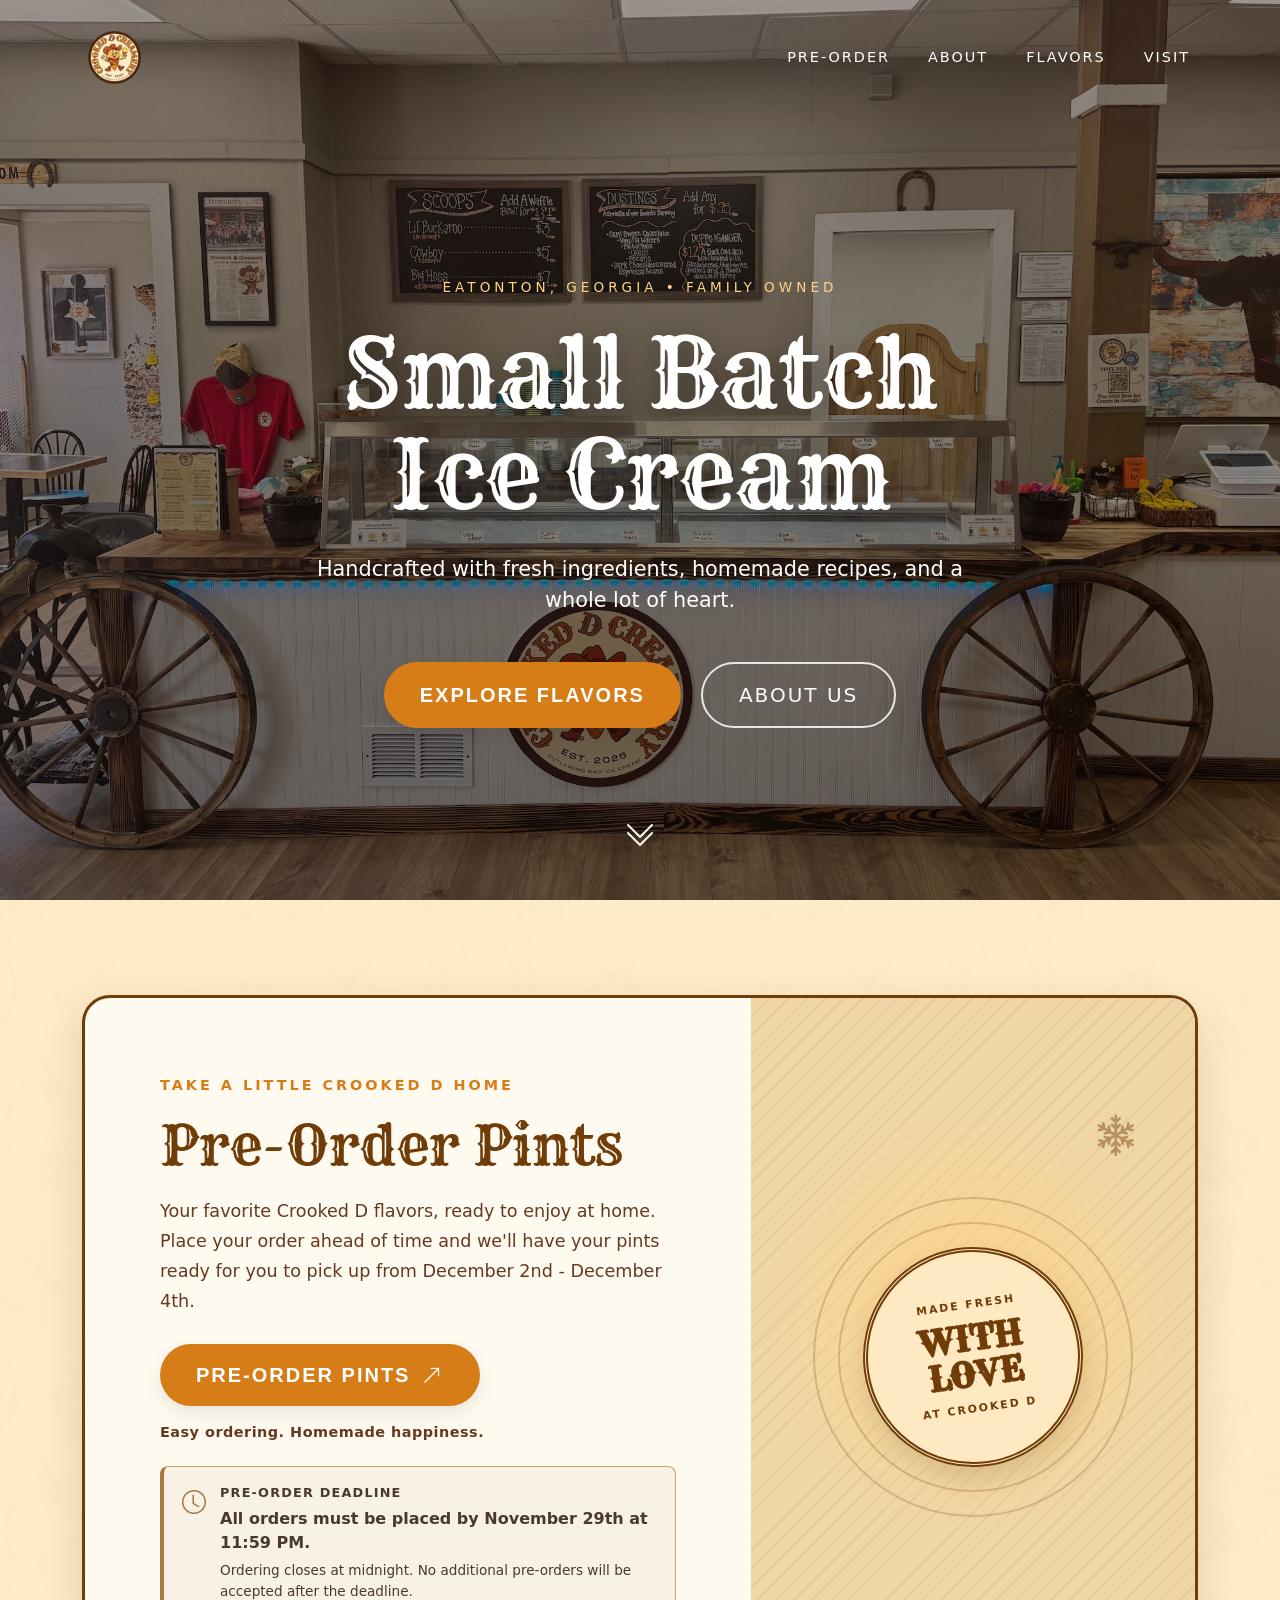
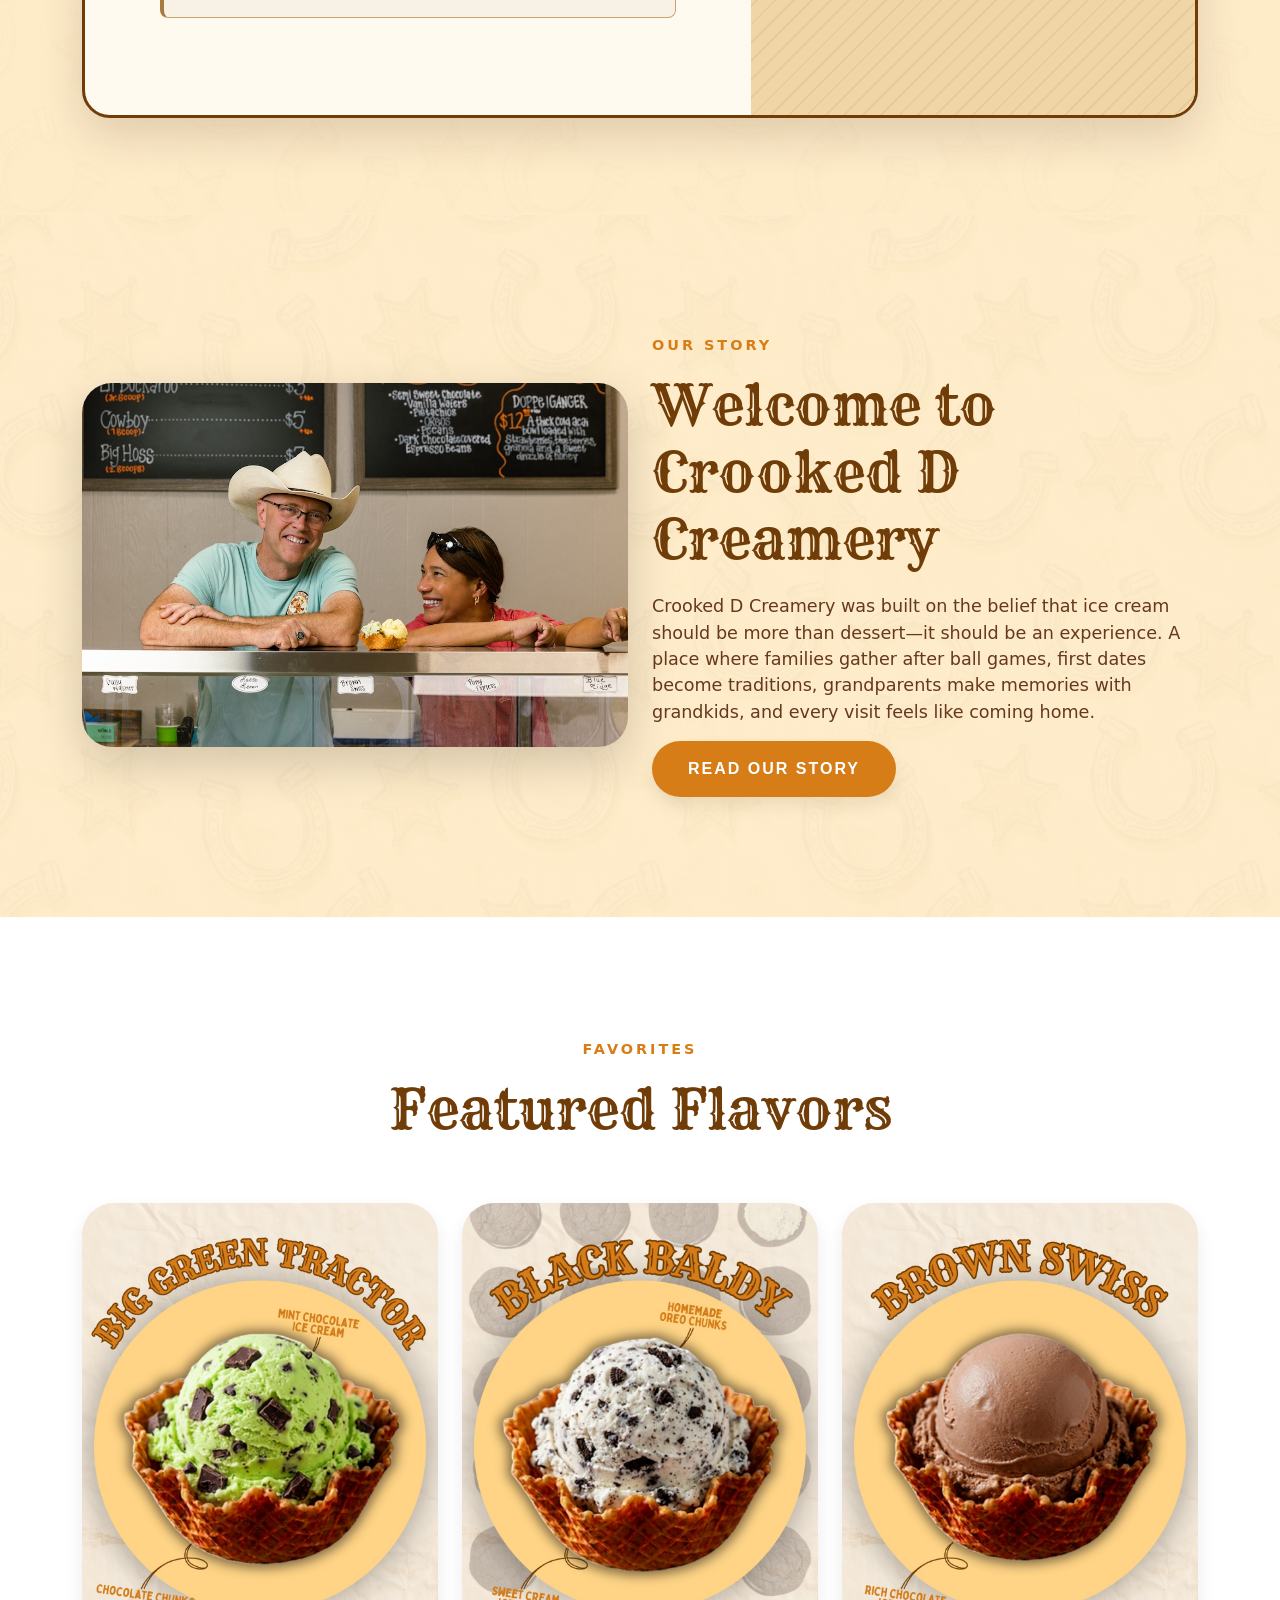
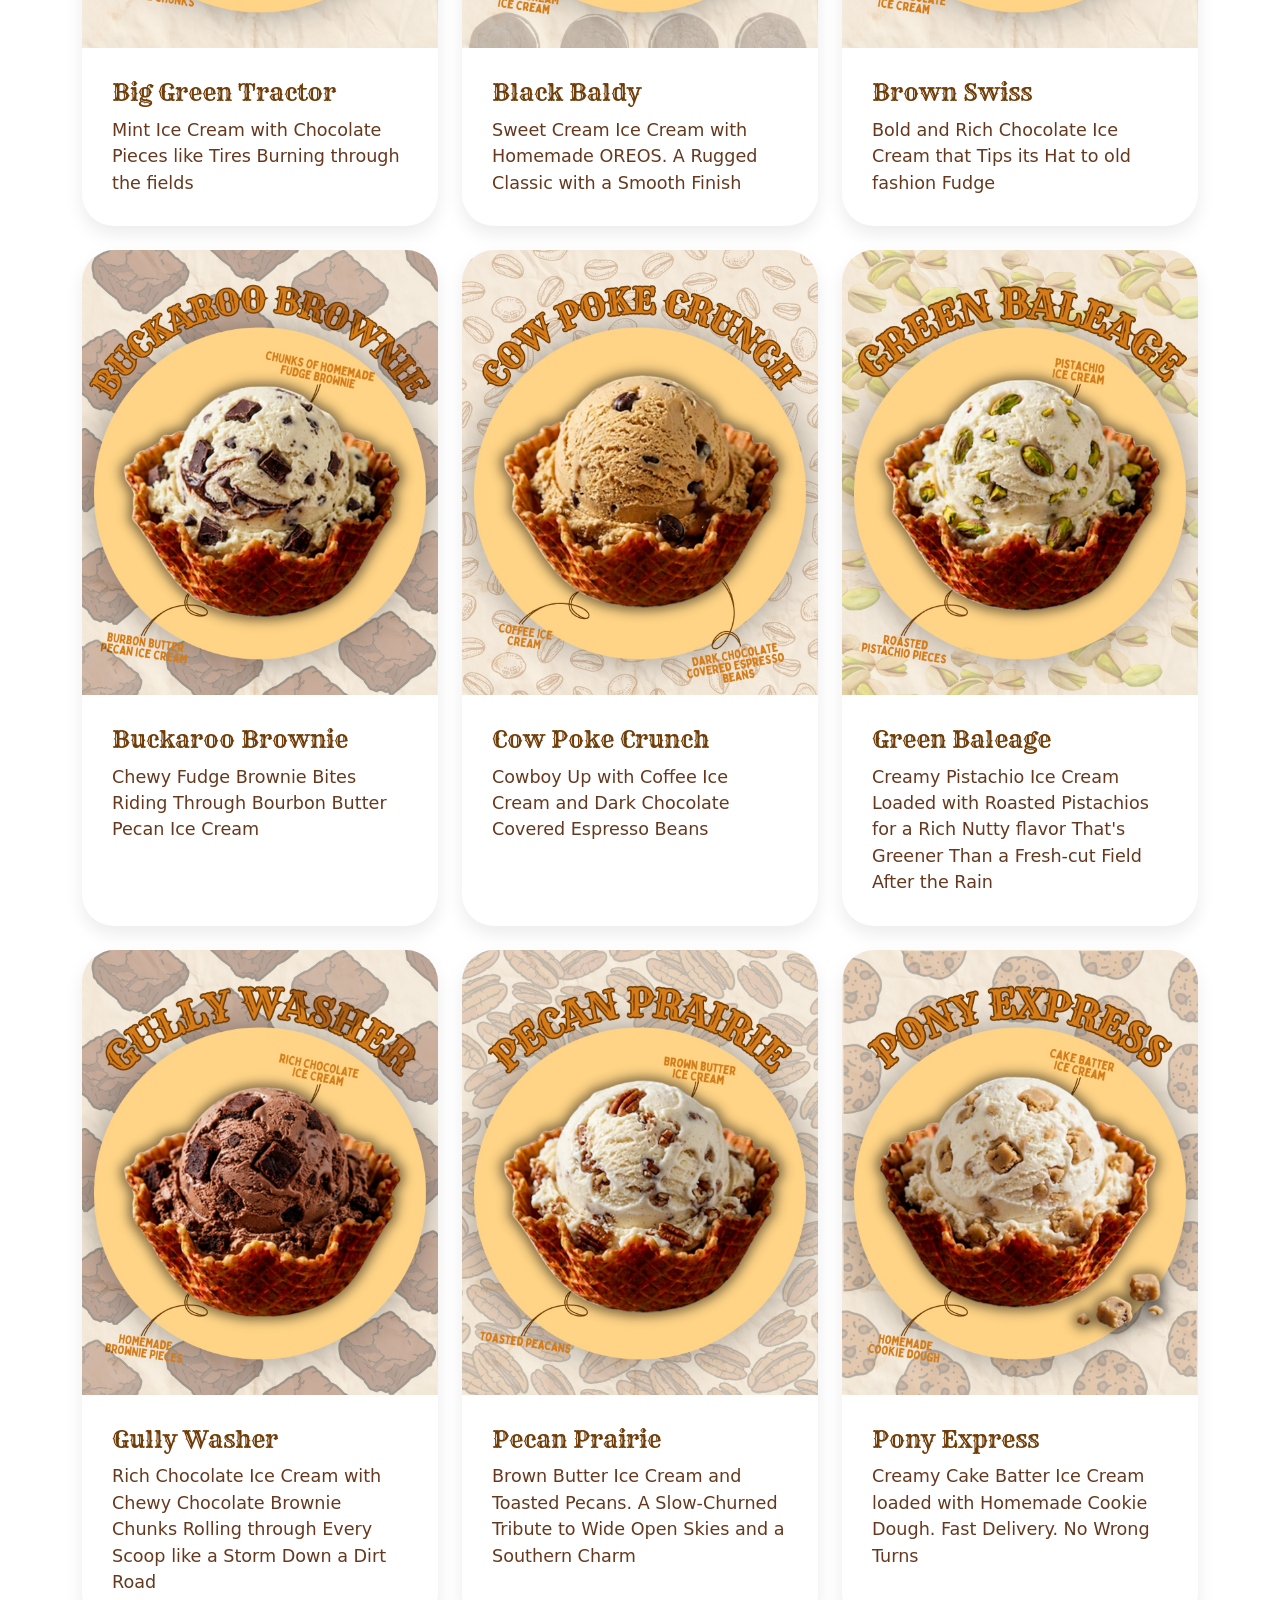
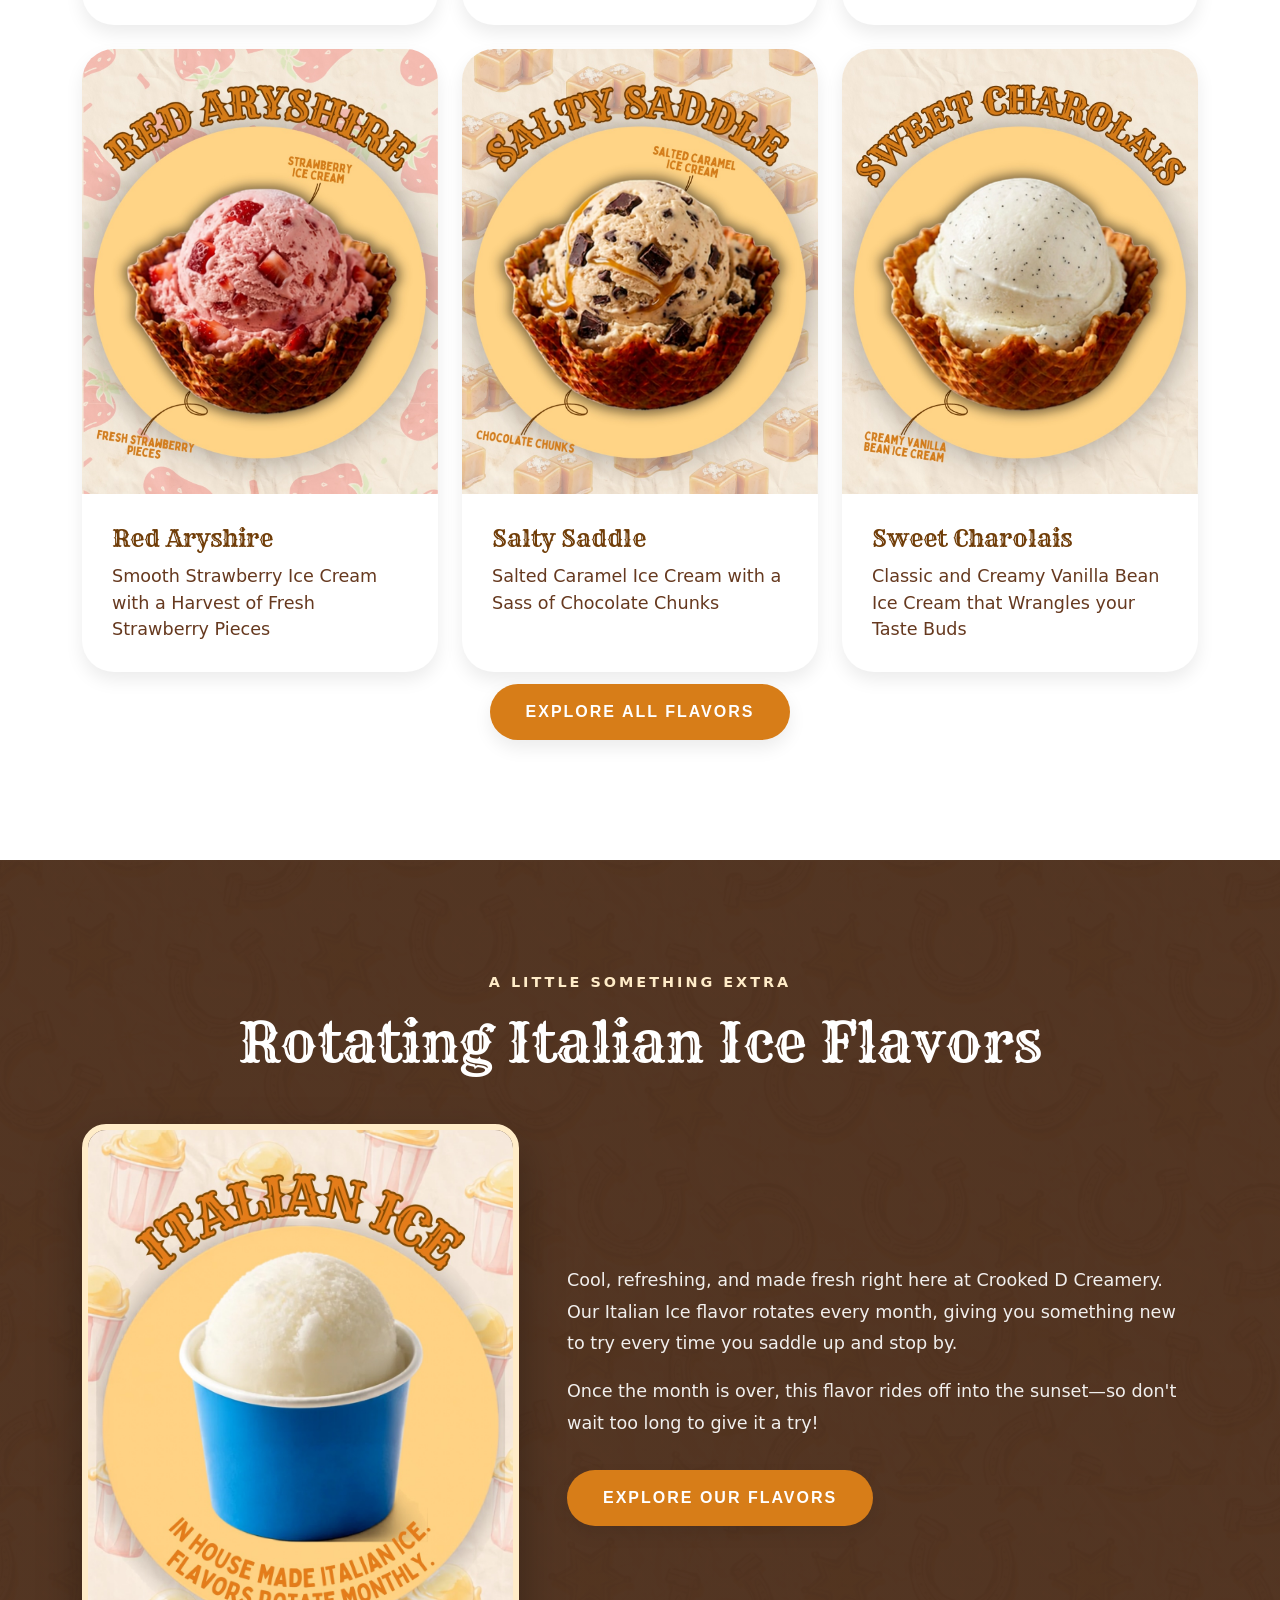
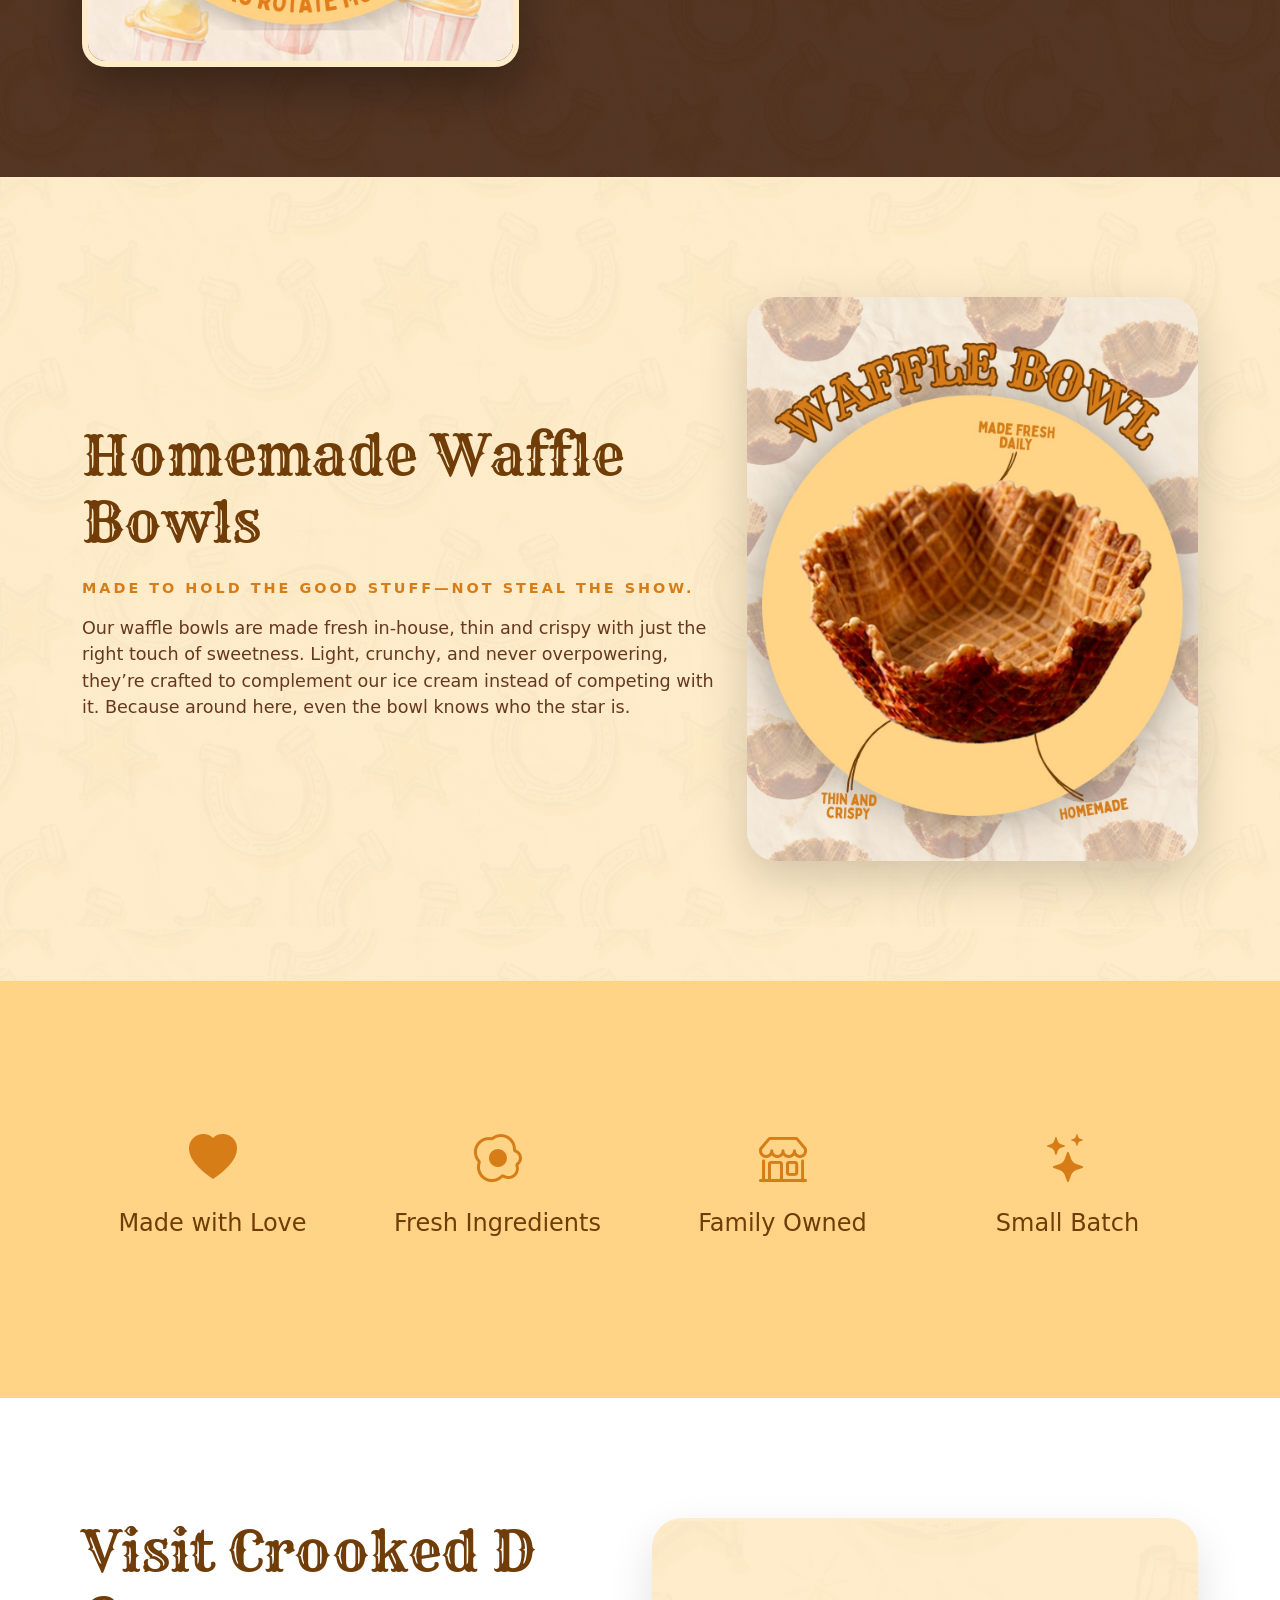
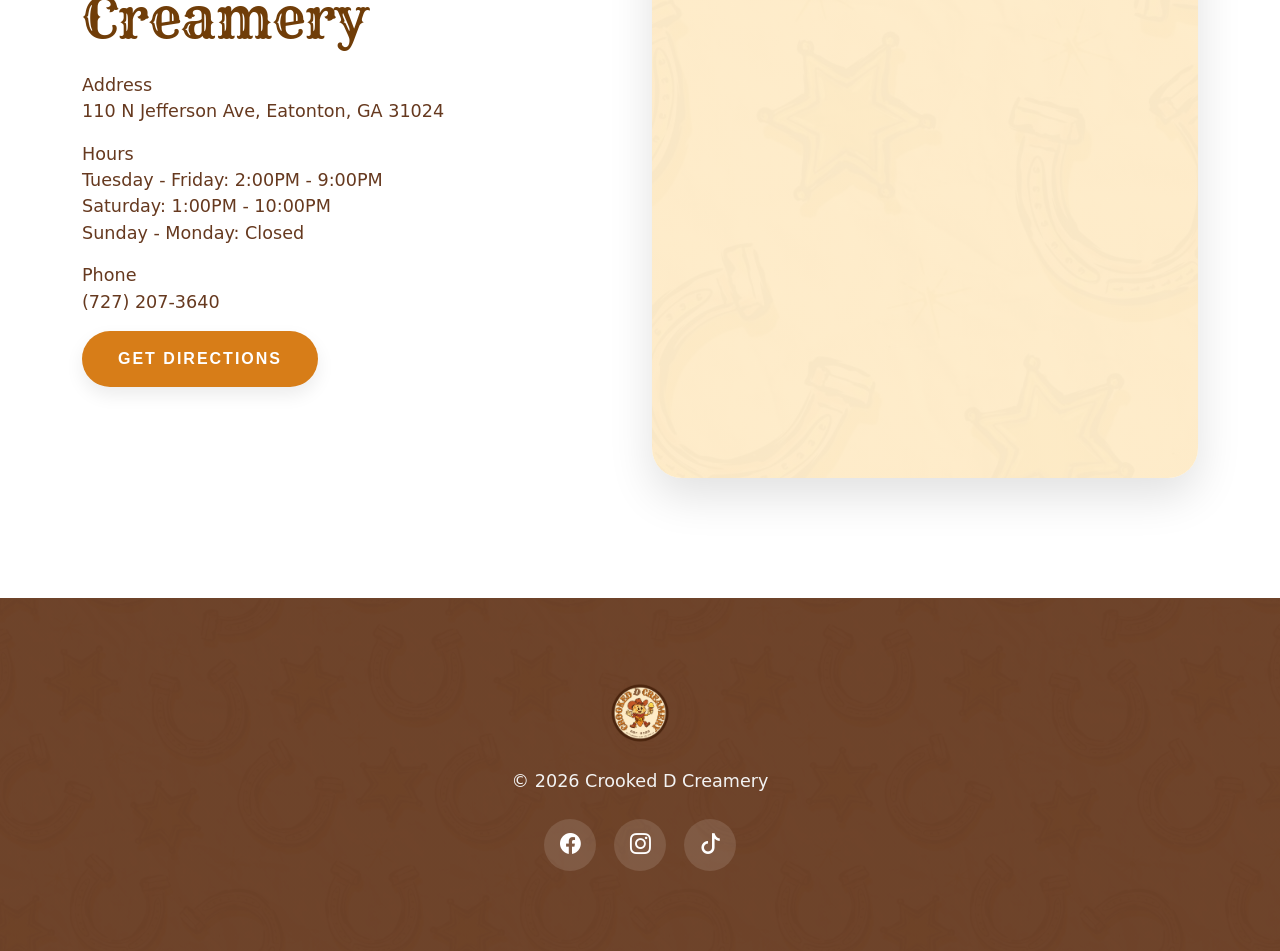
<file: index.html>
<!DOCTYPE html>
<html lang="en">
<head>
    <meta charset="UTF-8">
    <meta name="viewport" content="width=device-width, initial-scale=1.0">
    <title>Crooked D Creamery | Small Batch Ice Cream</title>
    <meta name="description"
          content="Handcrafted small batch ice cream made with fresh ingredients and a whole lot of heart.">
    <!-- Bootstrap -->
    <link href="https://cdn.jsdelivr.net/npm/bootstrap@5.3.7/dist/css/bootstrap.min.css" rel="stylesheet">
    <!-- Bootstrap Icons -->
    <link rel="stylesheet"
          href="https://cdn.jsdelivr.net/npm/bootstrap-icons@1.11.3/font/bootstrap-icons.min.css">
    <!-- Google Font -->
    <link rel="preconnect" href="https://fonts.googleapis.com">
    <link rel="preconnect" href="https://fonts.gstatic.com" crossorigin>
    <link href="https://fonts.googleapis.com/css2?family=Rye&display=swap"
          rel="stylesheet">
    <!-- Custom Fonts -->
<!-- Styles -->
    <link rel="stylesheet" href="assets/css/style.css">
    <link rel="stylesheet" href="assets/css/components.css">
    <link rel="stylesheet" href="assets/css/animations.css">

<!-- favicon -->
 <link rel="icon" href="/favicon.ico">
<link rel="shortcut icon" href="/favicon.ico">
<link rel="apple-touch-icon" href="/assets/favicon_clean.png">
</head>
<body>
<!-- ========================================= -->
<!-- NAVIGATION -->
<!-- ========================================= -->
<nav class="navbar navbar-expand-lg fixed-top">
    <div id="top" class="container">
        <a class="navbar-brand" href="#top">
            <img src="assets/images/logo/logo.png"
                 alt="Crooked D Creamery"
                 height="60">
        </a>
        <button class="navbar-toggler"
                data-bs-toggle="collapse"
                data-bs-target="#navbar">
            <span class="navbar-toggler-icon"></span>
        </button>
        <div class="collapse navbar-collapse"
             id="navbar">
            <ul class="navbar-nav ms-auto">
                <li class="nav-item">
                    <a href="#preorder-pints" class="nav-link">Pre-Order</a>
                </li>
                <li class="nav-item">
                    <a href="#about"
                       class="nav-link">
                        About
                    </a>
                </li>
                <li class="nav-item">
                    <a href="#flavors"
                       class="nav-link">
                        Flavors
                    </a>
                </li>
                <li class="nav-item">
                    <a href="#visit"
                       class="nav-link">
                        Visit
                    </a>
                </li>
            </ul>
        </div>
    </div>
</nav>
<!-- ========================================= -->
<!-- HERO -->
<!-- ========================================= -->
<header class="hero">
    <div class="container hero-content">
        <span class="hero-kicker">
            EATONTON, GEORGIA • FAMILY OWNED
        </span>
        <h1>
            Small Batch<br>
            Ice Cream
        </h1>
        <p>
            Handcrafted with fresh ingredients,
            homemade recipes,
            and a whole lot of heart.
        </p>
        <div class="hero-buttons">
            <a href="flavors.html"
               class="btn btn-brand btn-lg">
                Explore Flavors
            </a>
            <a href="about.html"
               class="btn btn-outline-light btn-lg">
                About Us
            </a>
        </div>
    </div>
    <div class="scroll-indicator">
        <i class="bi bi-chevron-double-down"></i>
    </div>
</header>
<!-- SVG Divider -->
<!-- ========================================= -->
<!-- PRE-ORDER PINTS -->
<!-- ========================================= -->
<section id="preorder-pints" class="preorder-section">
    <div class="container">
        <div class="preorder-card">
            <div class="preorder-copy">
                <span class="section-label">TAKE A LITTLE CROOKED D HOME</span>
                <h2>Pre-Order Pints</h2>
                <p>Your favorite Crooked D flavors, ready to enjoy at home. Place your order ahead of time and we'll have your pints ready for you to pick up from December 2nd - December 4th.</p>
                <a class="btn btn-brand btn-lg preorder-button" href="https://crookeddcreamery.cloveronline.com/menu/all" target="_blank" Pre-order pints through Clover">
                    Pre-Order Pints <i class="bi bi-arrow-up-right"></i>
                </a>
                <span class="preorder-note">Easy ordering. Homemade happiness.</span>
                <div class="preorder-deadline">
                    <i class="bi bi-clock" aria-hidden="true"></i>
                    <div>
                        <strong>PRE-ORDER DEADLINE</strong>
                        <span>All orders must be placed by November 29th at 11:59 PM.</span>
                        <small>Ordering closes at midnight. No additional pre-orders will be accepted after the deadline.</small>
                    </div>
                </div>
            </div>
            <div class="preorder-art" role="img" aria-label="Crooked D Creamery made fresh with love badge">
                <div class="preorder-stamp"><span>MADE FRESH</span><strong>WITH<br>LOVE</strong><span>AT CROOKED D</span></div>
                <i class="bi bi-snow2 preorder-snowflake" aria-hidden="true"></i>
            </div>
        </div>
    </div>
</section>

<!-- ========================================= -->
<!-- ABOUT -->
<!-- ========================================= -->
<section id="about"
         class="section pattern">
    <div class="container">
        <div class="row align-items-center gy-5">
            <div class="col-lg-6">
                <img src="assets/images/about.jpeg"
                     class="img-fluid rounded-5 shadow-lg"
                     alt="Crooked D">
            </div>
            <div class="col-lg-6">
                <span class="section-label">
                    OUR STORY
                </span>
                <h2>
                    Welcome to
                    Crooked D Creamery
                </h2>
                <p>
                    Crooked D Creamery was built on the belief that ice cream should be more than dessert—it should be an experience. A place where families gather after ball games, first dates become traditions, grandparents make memories with grandkids, and every visit feels like coming home.
                </p>
                <a href="about.html"
                   class="btn btn-brand">
                    Read Our Story
                </a>
            </div>
        </div>
    </div>
</section>
<!-- ========================================= -->
<!-- FEATURED FLAVORS -->
<!-- ========================================= -->
<section id="flavors"
         class="section">
    <div class="container">
        <div class="text-center mb-5">
            <span class="section-label">
                FAVORITES
            </span>
            <h2>
                Featured Flavors
            </h2>
        </div>
        <div class="row g-4 py-2-5">
            <div class="col-lg-4">
                <article class="flavor-card">
                    <img src="assets/images/flavors/big-green-tractor.jpg"
                         alt="Big Green Tractor">
                    <div class="card-body">
                        <h3>Big Green Tractor</h3>
                        <p>
                            Mint Ice Cream with Chocolate Pieces like Tires Burning through the fields
                        </p>
                    </div>
                </article>
            </div>
            <div class="col-lg-4">
                <article class="flavor-card">
                    <img src="assets/images/flavors/black-baldy.jpg"
                         alt="Black Baldy">
                    <div class="card-body">
                        <h3>Black Baldy</h3>
                        <p>
                            Sweet Cream Ice Cream with Homemade OREOS. A Rugged Classic with a Smooth Finish
                        </p>
                    </div>
                </article>
            </div>
            <div class="col-lg-4">
                <article class="flavor-card">
                    <img src="assets/images/flavors/brown-swiss.jpg"
                         alt="Brown Swiss">
                    <div class="card-body">
                        <h3>Brown Swiss</h3>
                        <p>
                            Bold and Rich Chocolate Ice Cream that Tips its Hat to old fashion Fudge
                        </p>
                    </div>
                </article>
            </div>
        </div>
        <div class="row g-4 py-2-5">
            <div class="col-lg-4">
                <article class="flavor-card">
                    <img src="assets/images/flavors/buckaroo-brownie.jpg"
                         alt="Buckaroo Brownie">
                    <div class="card-body">
                        <h3>Buckaroo Brownie</h3>
                        <p>
                            Chewy Fudge Brownie Bites Riding Through Bourbon Butter Pecan Ice Cream
                        </p>
                    </div>
                </article>
            </div>
            <div class="col-lg-4">
                <article class="flavor-card">
                    <img src="assets/images/flavors/cow-poke-crunch.jpg"
                         alt="Cow Poke Crunch">
                    <div class="card-body">
                        <h3>Cow Poke Crunch</h3>
                        <p>
                            Cowboy Up with Coffee Ice Cream and Dark Chocolate Covered Espresso Beans
                        </p>
                    </div>
                </article>
            </div>
            <div class="col-lg-4">
                <article class="flavor-card">
                    <img src="assets/images/flavors/green-baleage.jpg"
                         alt="Green Baleage">
                    <div class="card-body">
                        <h3>Green Baleage</h3>
                        <p>
                            Creamy Pistachio Ice Cream Loaded with Roasted Pistachios for a Rich Nutty flavor That's Greener Than a Fresh-cut Field After the Rain
                        </p>
                    </div>
                </article>
            </div>
        </div>
        <div class="row g-4 py-2-5">
            <div class="col-lg-4">
                <article class="flavor-card">
                    <img src="assets/images/flavors/gully-washer.jpg"
                         alt="Gully Washer">
                    <div class="card-body">
                        <h3>Gully Washer</h3>
                        <p>
                            Rich Chocolate Ice Cream with Chewy Chocolate Brownie Chunks Rolling through Every Scoop like a Storm Down a Dirt Road
                        </p>
                    </div>
                </article>
            </div>
            <div class="col-lg-4">
                <article class="flavor-card">
                    <img src="assets/images/flavors/pecan-prairie.jpg"
                         alt="Pecan Prairie">
                    <div class="card-body">
                        <h3>Pecan Prairie</h3>
                        <p>
                            Brown Butter Ice Cream and Toasted Pecans. A Slow-Churned Tribute to Wide Open Skies and a Southern Charm
                        </p>
                    </div>
                </article>
            </div>
            <div class="col-lg-4">
                <article class="flavor-card">
                    <img src="assets/images/flavors/pony-express.jpg"
                         alt="Pony Express">
                    <div class="card-body">
                        <h3>Pony Express</h3>
                        <p>
                            Creamy Cake Batter Ice Cream loaded with Homemade Cookie Dough. Fast Delivery. No Wrong Turns
                        </p>
                    </div>
                </article>
            </div>
        </div>
        <div class="row g-4 py-2-5">
            <div class="col-lg-4">
                <article class="flavor-card">
                    <img src="assets/images/flavors/red-aryshire.jpg"
                         alt="Red Aryshire">
                    <div class="card-body">
                        <h3>Red Aryshire</h3>
                        <p>
                            Smooth Strawberry Ice Cream with a Harvest of Fresh Strawberry Pieces
                        </p>
                    </div>
                </article>
            </div>
            <div class="col-lg-4">
                <article class="flavor-card">
                    <img src="assets/images/flavors/salty-saddle.jpg"
                         alt="Salty Saddle">
                    <div class="card-body">
                        <h3>Salty Saddle</h3>
                        <p>
                            Salted Caramel Ice Cream with a Sass of Chocolate Chunks
                        </p>
                    </div>
                </article>
            </div>
            <div class="col-lg-4">
                <article class="flavor-card">
                    <img src="assets/images/flavors/sweet-charolais.jpg"
                         alt="Sweet Charolais">
                    <div class="card-body">
                        <h3>Sweet Charolais</h3>
                        <p>
                            Classic and Creamy Vanilla Bean Ice Cream that Wrangles your Taste Buds
                        </p>
                    </div>
                </article>
            </div>
        </div>
        <div class="text-center">
            <a href="flavors.html"
                       class="btn btn-brand">
                        Explore All Flavors
                    </a>
        </div>
    </div>
</section>
<!-- ========================================= -->
<!-- MONTHLY ITALIAN ICE -->
<!-- ========================================= -->
<section id="italian-ice" class="italian-ice-section">
    <div class="container">
        <div class="text-center mb-5">
            <span class="section-label">
                A LITTLE SOMETHING EXTRA
            </span>
            <h2>
                Rotating Italian Ice Flavors
            </h2>
        </div>
        <div class="row align-items-center g-5">
            <!-- IMAGE -->
            <div class="col-lg-5">
                <div class="italian-ice-image">
                    <img src="assets/images/flavors/italian-ice.jpg"
                         class="img-fluid"
                         alt="Crooked D Creamery Monthly Italian Ice">
                </div>
            </div>
            <!-- CONTENT -->
            <div class="col-lg-7">
                <p>
                    Cool, refreshing, and made fresh right here at
                    Crooked D Creamery. Our Italian Ice flavor rotates every
                    month, giving you something new to try every time
                    you saddle up and stop by.
                </p>
                <p>
                    Once the month is over, this flavor rides off into
                    the sunset—so don't wait too long to give it a try!
                </p>
                <a href="flavors.html"
                   class="btn btn-brand">
                    Explore Our Flavors
                </a>
            </div>
        </div>
    </div>
</section>
<!-- ========================================= -->
<!-- WAFFLE BOWLS -->
<!-- ========================================= -->
<section id="waffle-bowls"
         class="section pattern">
    <div class="container">
        <div class="row align-items-center gy-5">
            
            <div class="col-lg-7">
                <h2>
                    Homemade Waffle Bowls
                </h2>
                <span class="section-label">
                    Made to hold the good stuff—not steal the show.
                </span>
                <p>
                    Our waffle bowls are made fresh in-house, thin and crispy with just the right touch of sweetness. Light, crunchy, and never overpowering, they’re crafted to complement our ice cream instead of competing with it. Because around here, even the bowl knows who the star is.
                </p>
            </div>
            <div class="col-lg-5">
                <img src="assets/images/waffle-bowl.jpg"
                     class="img-fluid rounded-5 shadow-lg"
                     alt="Crooked D">
            </div>
        </div>
    </div>
</section>
<!-- ========================================= -->
<!-- WHY CROOKED D -->
<!-- ========================================= -->
<section class="section why">
<div class="container">
<div class="row text-center g-4">
<div class="col-md-3">
<i class="bi bi-heart-fill display-4"></i>
<h4>Made with Love</h4>
</div>
<div class="col-md-3">
<i class="bi bi-egg-fried display-4"></i>
<h4>Fresh Ingredients</h4>
</div>
<div class="col-md-3">
<i class="bi bi-shop display-4"></i>
<h4>Family Owned</h4>
</div>
<div class="col-md-3">
<i class="bi bi-stars display-4"></i>
<h4>Small Batch</h4>
</div>
</div>
</div>
</section>
<!-- ========================================= -->
<!-- VISIT -->
<!-- ========================================= -->
<section id="visit"
class="section">
<div class="container">
<div class="row">
<div class="col-lg-6">
<h2>Visit Crooked D Creamery</h2>
<p>Address<br />
110 N Jefferson Ave, Eatonton, GA 31024</p>
<p>Hours <br/>
Tuesday - Friday: 2:00PM - 9:00PM<br />
Saturday: 1:00PM - 10:00PM<br />
Sunday - Monday: Closed</p>
<p>Phone <br/>
(727) 207-3640</p>
<a class="btn btn-brand" href="https://maps.app.goo.gl/Vj5PKZUKwccWT2Jv7" target="_blank">
Get Directions
</a>
</div>
<div class="col-lg-6">
<div class="map-placeholder">
<iframe src="https://www.google.com/maps/embed?pb=!1m18!1m12!1m3!1d3333.681615634045!2d-83.3886416!3d33.3271382!2m3!1f0!2f0!3f0!3m2!1i1024!2i768!4f13.1!3m3!1m2!1s0x88f6977e17ff07a9%3A0x8d64ed9445baa7df!2sCrooked%20D%20Creamery!5e0!3m2!1sen!2sus!4v1784734141862!5m2!1sen!2sus" class="responsive-iframe" style="border:0;" allowfullscreen="" loading="lazy" referrerpolicy="strict-origin-when-cross-origin"></iframe>
</div>
</div>
</div>
</section>
<!-- ========================================= -->
<!-- FOOTER -->
<!-- ========================================= -->
<footer>
<div class="container text-center">
<a href="#top"><img src="assets/images/logo/logo.png"
             height="70"
             alt="Crooked D Creamery Logo"
             class="d-inline">
        </a>
<p>
© <span class="current-year"></span> Crooked D Creamery
</p>
<div class="social-links">
<a href="https://www.facebook.com/p/Crooked-D-Creamery-61577781920355/" target="_blank"><i class="bi bi-facebook"></i></a>
<a href="https://www.instagram.com/crooked_d_creamery/" target="_blank"><i class="bi bi-instagram"></i></a>
<a href="https://www.tiktok.com/@crooked_d_creamery?is_from_webapp=1&sender_device=pc" target="_blank"><i class="bi bi-tiktok"></i></a>
</div>
</div>
</footer>
<script src="https://cdn.jsdelivr.net/npm/bootstrap@5.3.7/dist/js/bootstrap.bundle.min.js"></script>
<script src="assets/js/main.js"></script>
</body>
</html>
</file>
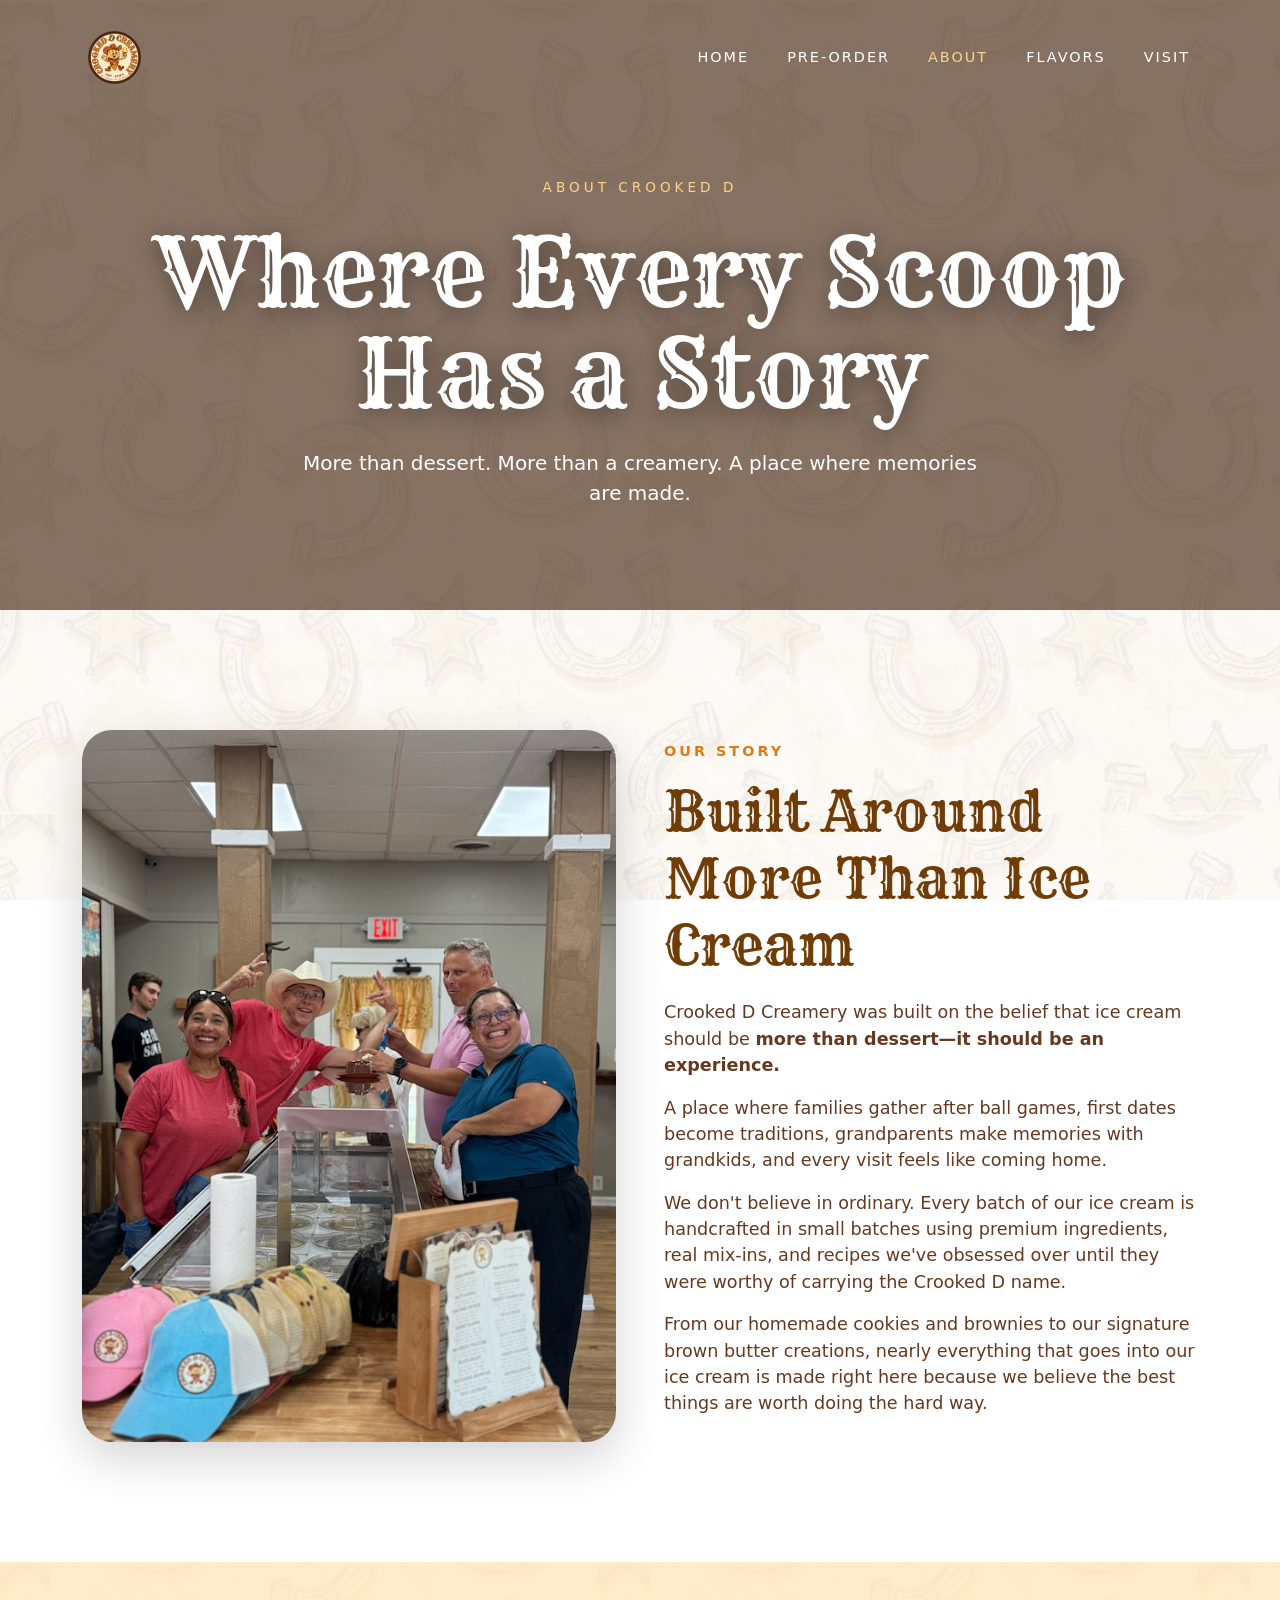
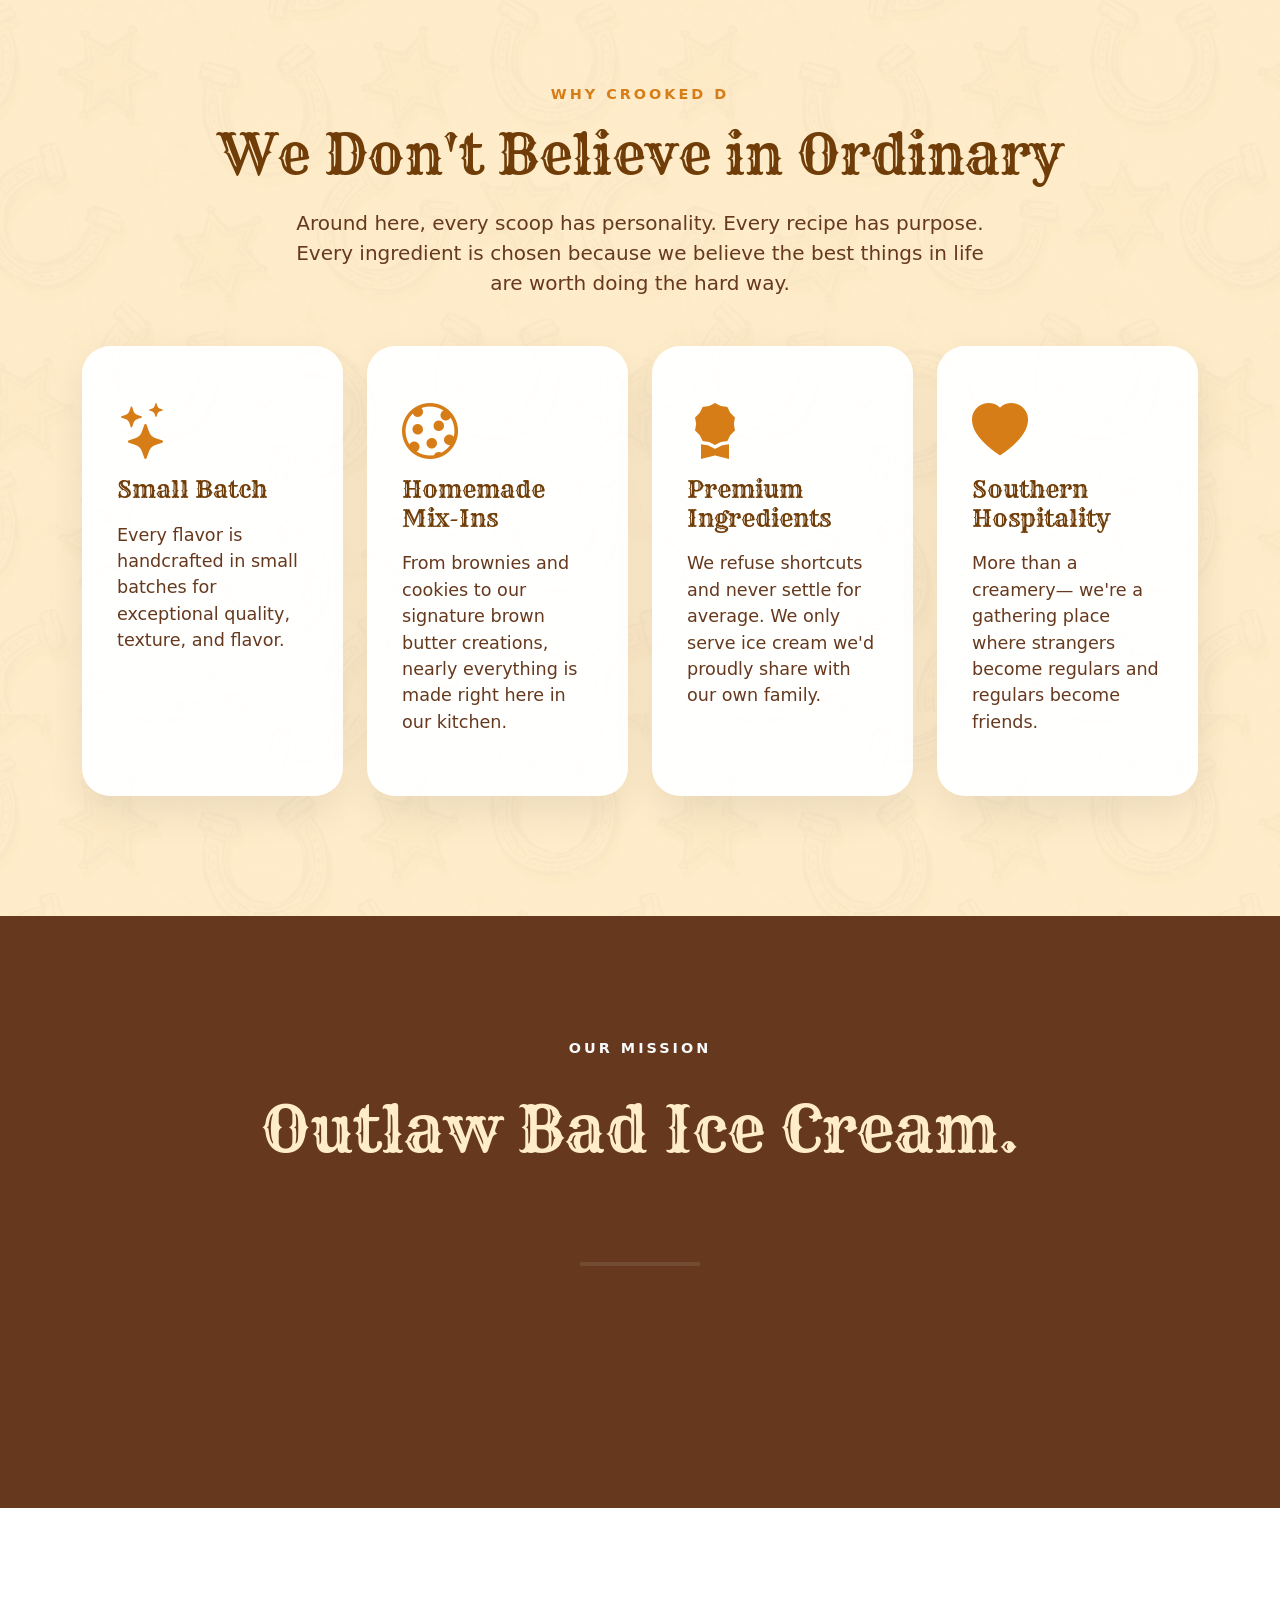
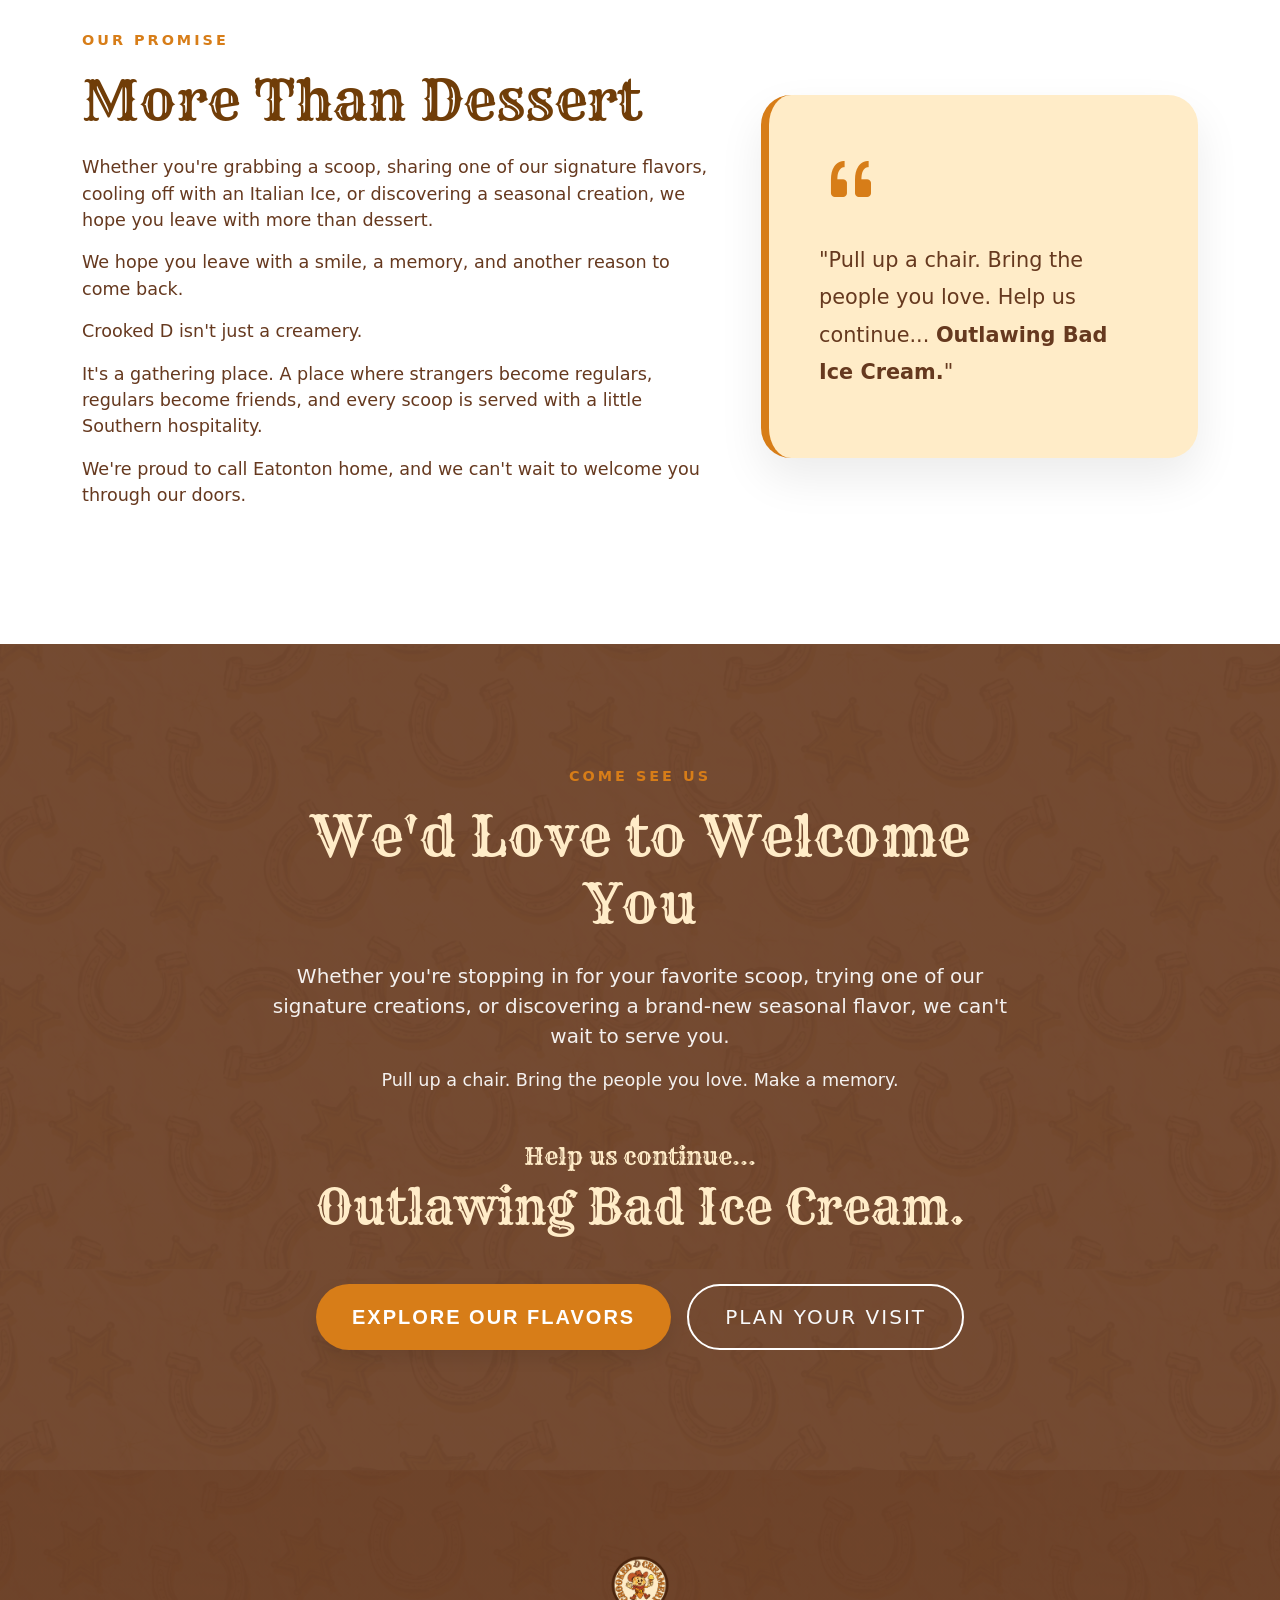
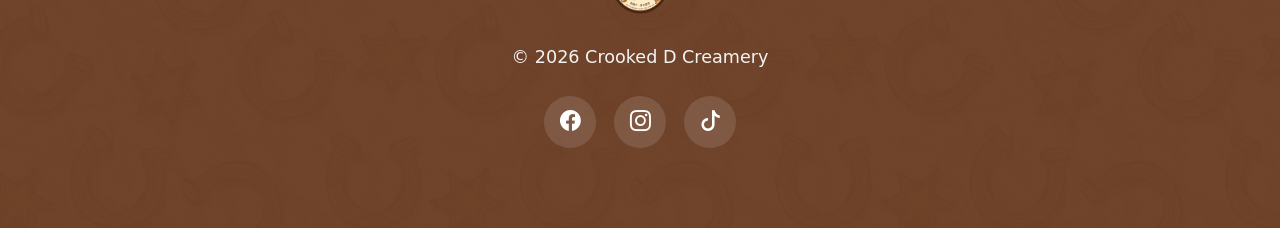
<file: about.html>
<!DOCTYPE html>
<html lang="en">

<head>

    <meta charset="UTF-8">
    <meta name="viewport" content="width=device-width, initial-scale=1.0">

    <title>About Us | Crooked D Creamery</title>

    <meta name="description"
        content="Learn the story behind Crooked D Creamery and our mission to Outlaw Bad Ice Cream.">

    <!-- Bootstrap -->
    <link href="https://cdn.jsdelivr.net/npm/bootstrap@5.3.7/dist/css/bootstrap.min.css" rel="stylesheet">

    <!-- Bootstrap Icons -->
    <link rel="stylesheet"
        href="https://cdn.jsdelivr.net/npm/bootstrap-icons@1.11.3/font/bootstrap-icons.min.css">

    <!-- Google Fonts -->
    <link rel="preconnect" href="https://fonts.googleapis.com">
    <link rel="preconnect" href="https://fonts.gstatic.com" crossorigin>

    <link href="https://fonts.googleapis.com/css2?family=Rye&display=swap"
        rel="stylesheet">

    <!-- Custom Styles -->
    <link rel="stylesheet" href="assets/css/style.css">
    <link rel="stylesheet" href="assets/css/components.css">
    <link rel="stylesheet" href="assets/css/animations.css">
    <!-- favicon -->
    <link rel="icon" href="/favicon.ico">
    <link rel="shortcut icon" href="/favicon.ico">
    <link rel="apple-touch-icon" href="/assets/favicon_clean.png">

</head>

<body>

<!-- ===================================================== -->
<!-- Navigation -->
<!-- ===================================================== -->

<nav class="navbar navbar-expand-lg fixed-top">

    <div class="container">

        <a class="navbar-brand" href="index.html">

            <img src="assets/images/logo/logo.png"
                 alt="Crooked D Creamery"
                >

        </a>

        <button class="navbar-toggler"
                data-bs-toggle="collapse"
                data-bs-target="#navbar">

            <span class="navbar-toggler-icon"></span>

        </button>

        <div class="collapse navbar-collapse"
             id="navbar">

            <ul class="navbar-nav ms-auto">

                <li class="nav-item">
                    <a href="index.html" class="nav-link">Home</a>
                </li>

                <li class="nav-item">
                    <a href="index.html#preorder-pints" class="nav-link">Pre-Order</a>
                </li>

                <li class="nav-item">
                    <a href="about.html" class="nav-link active">About</a>
                </li>

                <li class="nav-item">
                    <a href="flavors.html" class="nav-link">Flavors</a>
                </li>

                <li class="nav-item">
                    <a href="index.html#visit" class="nav-link">Visit</a>
                </li>

            </ul>

        </div>

    </div>

</nav>

<main>

<!-- ===================================================== -->
<!-- Hero -->
<!-- ===================================================== -->

<header class="internal-hero">


    <div class="container text-center">

        <span class="hero-kicker">

            ABOUT CROOKED D

        </span>

        <h1>

            Where Every Scoop
            Has a Story

        </h1>

        <p class="lead mt-4">

            More than dessert.
            More than a creamery.
            A place where memories are made.

        </p>

    </div>

</header>

<!-- ===================================================== -->
<!-- Our Story -->
<!-- ===================================================== -->

<section class="section">

<div class="container">

<div class="row align-items-center g-5">

<div class="col-lg-6">

<img
src="assets/images/team.jpeg"
class="img-fluid rounded-5 shadow-lg"
alt="The Crooked D Creamery team">

</div>

<div class="col-lg-6">

<span class="section-label">

OUR STORY

</span>

<h2>

Built Around
More Than Ice Cream

</h2>

<p>

Crooked D Creamery was built on the belief that ice cream should be
<strong>more than dessert—it should be an experience.</strong>

</p>

<p>

A place where families gather after ball games, first dates become
traditions, grandparents make memories with grandkids, and every visit
feels like coming home.

</p>

<p>

We don't believe in ordinary.

Every batch of our ice cream is handcrafted in small batches using
premium ingredients, real mix-ins, and recipes we've obsessed over until
they were worthy of carrying the Crooked D name.

</p>

<p>

From our homemade cookies and brownies to our signature brown butter
creations, nearly everything that goes into our ice cream is made right
here because we believe the best things are worth doing the hard way.

</p>

</div>

</div>

</div>

</section>

<!-- ===================================================== -->
<!-- What Makes Us Different -->
<!-- ===================================================== -->

<section class="section pattern">

    <div class="container">

        <div class="text-center mb-5">

            <span class="section-label">

                WHY CROOKED D

            </span>

            <h2>

                We Don't Believe in Ordinary

            </h2>

            <p class="lead mx-auto" style="max-width:700px;">

                Around here, every scoop has personality. Every recipe has
                purpose. Every ingredient is chosen because we believe the
                best things in life are worth doing the hard way.

            </p>

        </div>

        <div class="row g-4">

            <div class="col-md-6 col-xl-3">

                <div class="feature-card h-100">

                    <i class="bi bi-stars"></i>

                    <h3>Small Batch</h3>

                    <p>

                        Every flavor is handcrafted in small batches for
                        exceptional quality, texture, and flavor.

                    </p>

                </div>

            </div>

            <div class="col-md-6 col-xl-3">

                <div class="feature-card h-100">

                    <i class="bi bi-cookie"></i>

                    <h3>Homemade Mix-Ins</h3>

                    <p>

                        From brownies and cookies to our signature brown
                        butter creations, nearly everything is made right
                        here in our kitchen.

                    </p>

                </div>

            </div>

            <div class="col-md-6 col-xl-3">

                <div class="feature-card h-100">

                    <i class="bi bi-award-fill"></i>

                    <h3>Premium Ingredients</h3>

                    <p>

                        We refuse shortcuts and never settle for average.
                        We only serve ice cream we'd proudly share with our
                        own family.

                    </p>

                </div>

            </div>

            <div class="col-md-6 col-xl-3">

                <div class="feature-card h-100">

                    <i class="bi bi-heart-fill"></i>

                    <h3>Southern Hospitality</h3>

                    <p>

                        More than a creamery—
                        we're a gathering place where strangers become
                        regulars and regulars become friends.

                    </p>

                </div>

            </div>

        </div>

    </div>

</section>

<!-- ===================================================== -->
<!-- Mission Banner -->
<!-- ===================================================== -->

<section class="mission-banner">

    <div class="container text-center">

        <span class="section-label text-light">

            OUR MISSION

        </span>

        <h2 class="display-3 mt-3">

            Outlaw Bad Ice Cream.

        </h2>

        <p class="lead mt-4">

            That means refusing shortcuts.

            Refusing boring.

            Refusing ordinary.

        </p>

        <hr class="mission-divider">

        <p class="mission-text">

            Every scoop we serve reflects our commitment to handcrafted
            quality, unforgettable flavors, and the kind of Southern
            hospitality that makes every guest feel at home.

        </p>

    </div>

</section>

<!-- ===================================================== -->
<!-- Our Promise -->
<!-- ===================================================== -->

<section class="section">

    <div class="container">

        <div class="row align-items-center g-5">

            <div class="col-lg-7">

                <span class="section-label">

                    OUR PROMISE

                </span>

                <h2>

                    More Than Dessert

                </h2>

                <p>

                    Whether you're grabbing a scoop, sharing one of our
                    signature flavors, cooling off with an Italian Ice,
                    or discovering a seasonal creation, we hope you leave
                    with more than dessert.

                </p>

                <p>

                    We hope you leave with a smile,
                    a memory,
                    and another reason to come back.

                </p>

                <p>

                    Crooked D isn't just a creamery.

                </p>

                <p>

                    It's a gathering place.

                    A place where strangers become regulars,
                    regulars become friends,
                    and every scoop is served with a little Southern
                    hospitality.

                </p>

                <p>

                    We're proud to call Eatonton home,
                    and we can't wait to welcome you through our doors.

                </p>

            </div>

            <div class="col-lg-5">

                <div class="quote-box">

                    <i class="bi bi-quote display-3"></i>

                    <p>

                        "Pull up a chair.

                        Bring the people you love.

                        Help us continue...

                        <strong>Outlawing Bad Ice Cream.</strong>"

                    </p>

                </div>

            </div>

        </div>

    </div>

</section>

<!-- ===================================================== -->
<!-- Final Call To Action -->
<!-- ===================================================== -->

<section class="section about-cta">

    <div class="container">

        <div class="row justify-content-center">

            <div class="col-lg-8 text-center">

                <span class="section-label">

                    COME SEE US

                </span>

                <h2>

                    We'd Love to Welcome You

                </h2>

                <p class="lead mt-4">

                    Whether you're stopping in for your favorite scoop,
                    trying one of our signature creations, or discovering
                    a brand-new seasonal flavor, we can't wait to serve you.

                </p>

                <p>

                    Pull up a chair.
                    Bring the people you love.
                    Make a memory.

                </p>

                <h3 class="mt-5">

                    Help us continue...

                </h3>

                <h2 class="display-5 mb-5">

                    Outlawing Bad Ice Cream.

                </h2>

                <div class="d-flex flex-wrap justify-content-center gap-3">

                    <a href="flavors.html"
                       class="btn btn-brand btn-lg">

                        Explore Our Flavors

                    </a>

                    <a href="index.html#visit"
                       class="btn btn-outline-light btn-lg">

                        Plan Your Visit

                    </a>

                </div>

            </div>

        </div>

    </div>

</section>

</main>

<!-- ===================================================== -->
<!-- Footer -->
<!-- ===================================================== -->

<footer>

    <div class="container text-center">

        <a href="index.html"><img src="assets/images/logo/logo.png"
             height="70"
             alt="Crooked D Creamery Logo"
             class="d-inline">
        </a>

        <p class="mt-4">

            © <span class="current-year"></span> Crooked D Creamery

        </p>

        <div class="social-links">

            <a href="https://www.facebook.com/p/Crooked-D-Creamery-61577781920355/"
               target="_blank"
               aria-label="Facebook">

                <i class="bi bi-facebook"></i>

            </a>

            <a href="https://www.instagram.com/crooked_d_creamery/"
               target="_blank"
               aria-label="Instagram">

                <i class="bi bi-instagram"></i>

            </a>

            <a href="https://www.tiktok.com/@crooked_d_creamery"
               target="_blank"
               aria-label="TikTok">

                <i class="bi bi-tiktok"></i>

            </a>

        </div>

    </div>

</footer>

<!-- Bootstrap -->
<script src="https://cdn.jsdelivr.net/npm/bootstrap@5.3.7/dist/js/bootstrap.bundle.min.js"></script>

<!-- Custom JS -->
<script src="assets/js/main.js"></script>

</body>

</html>
</file>
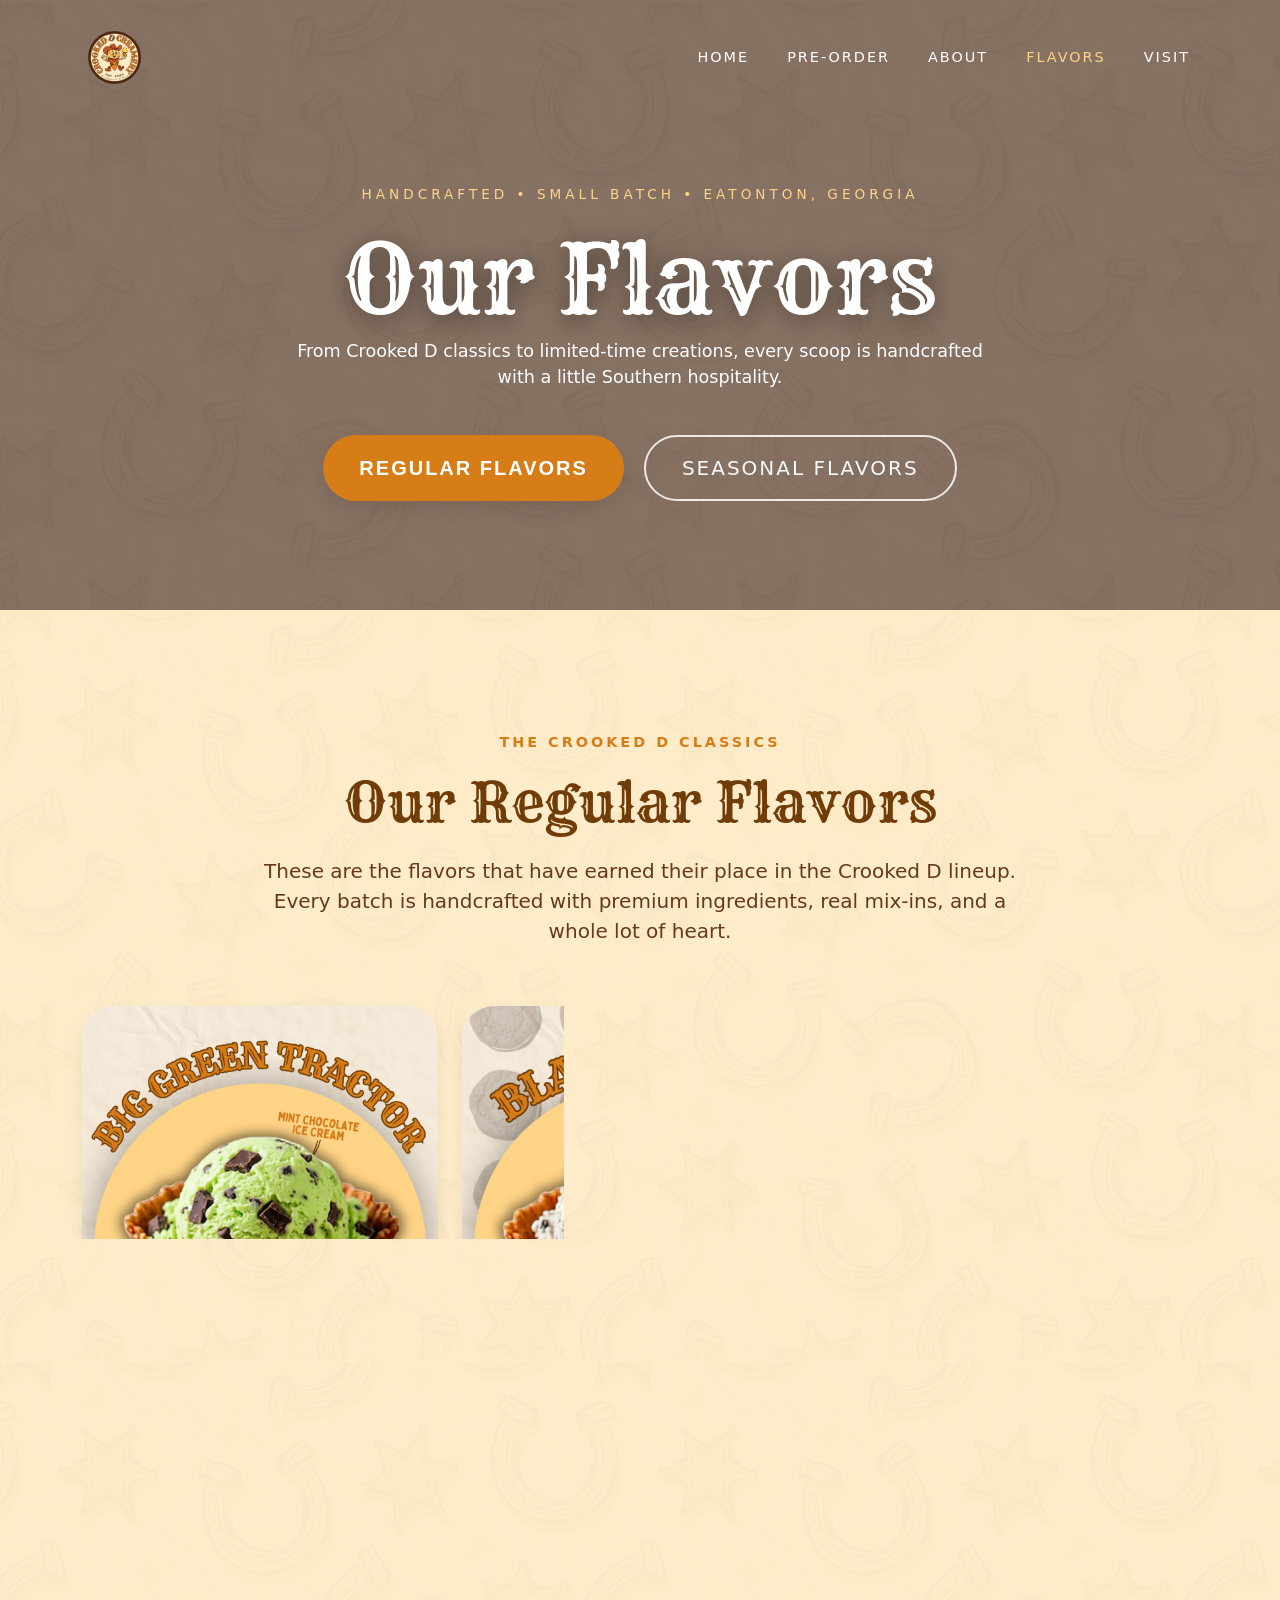
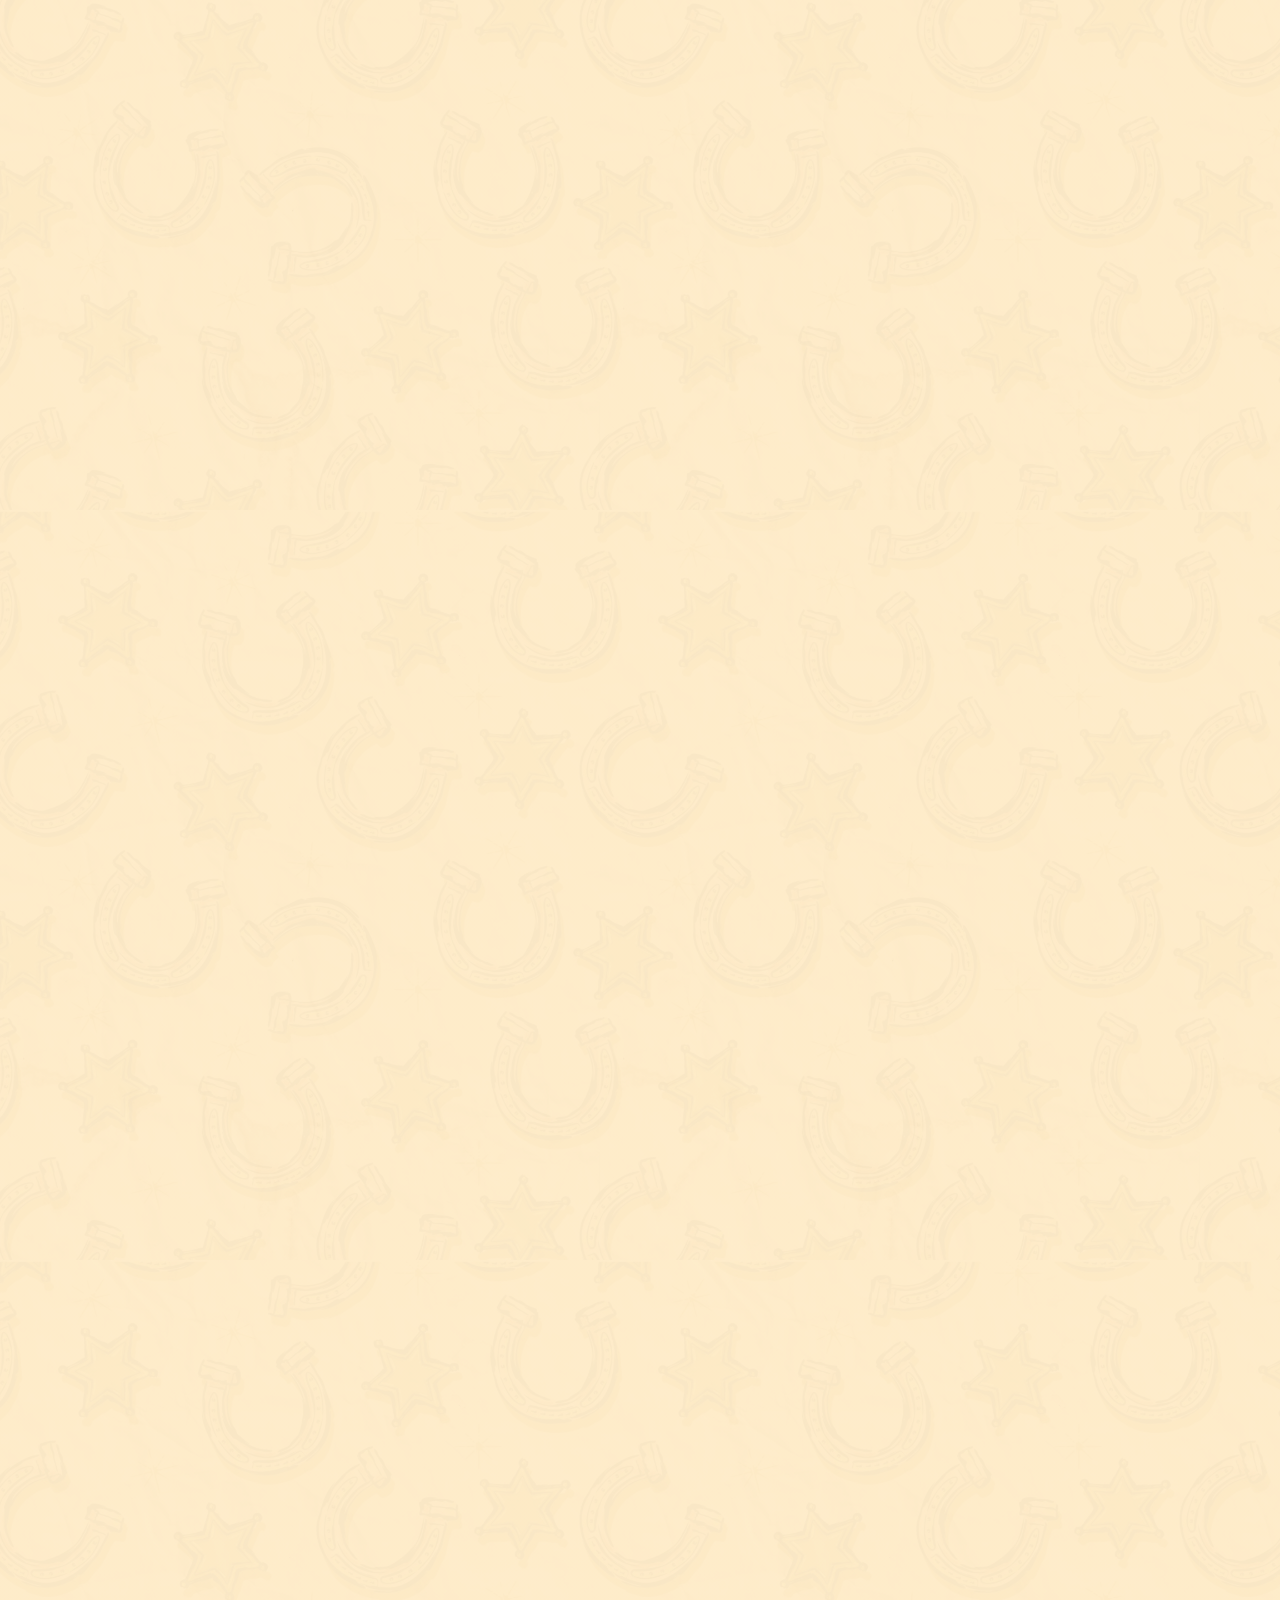
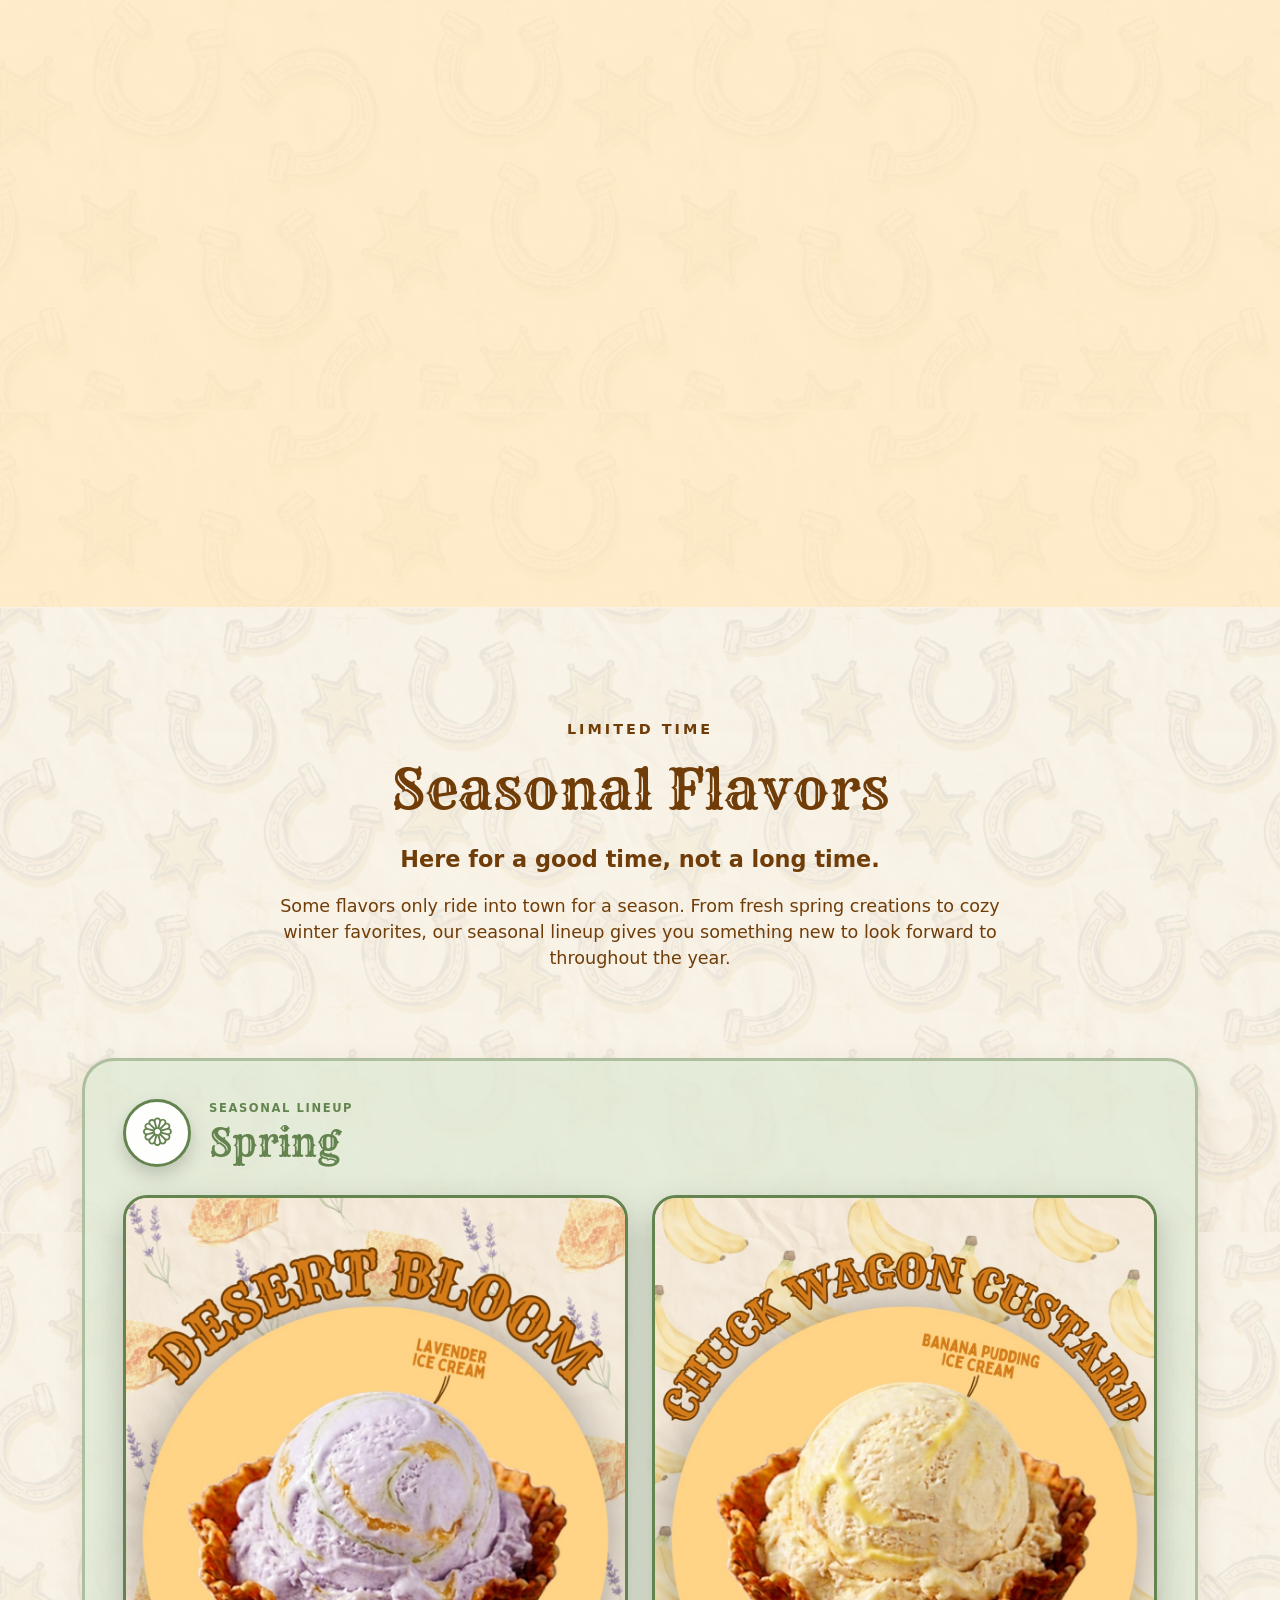
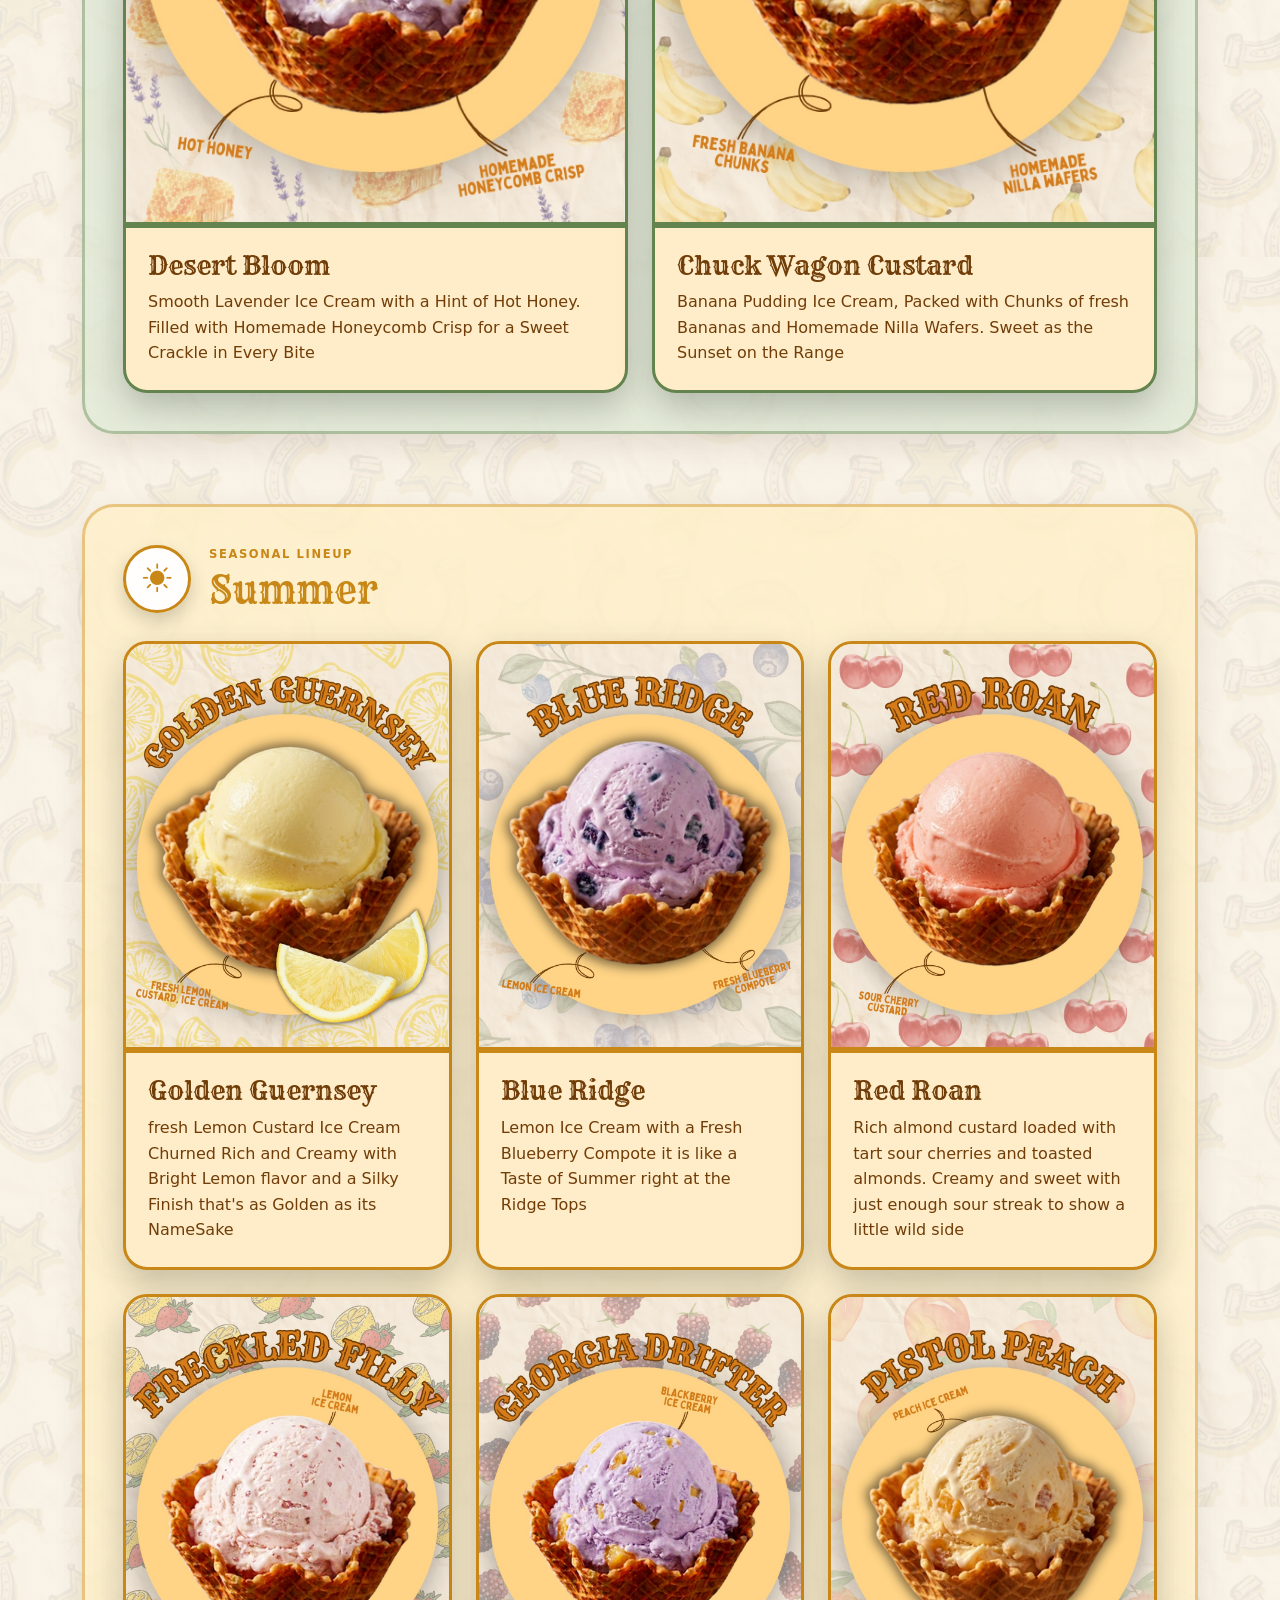
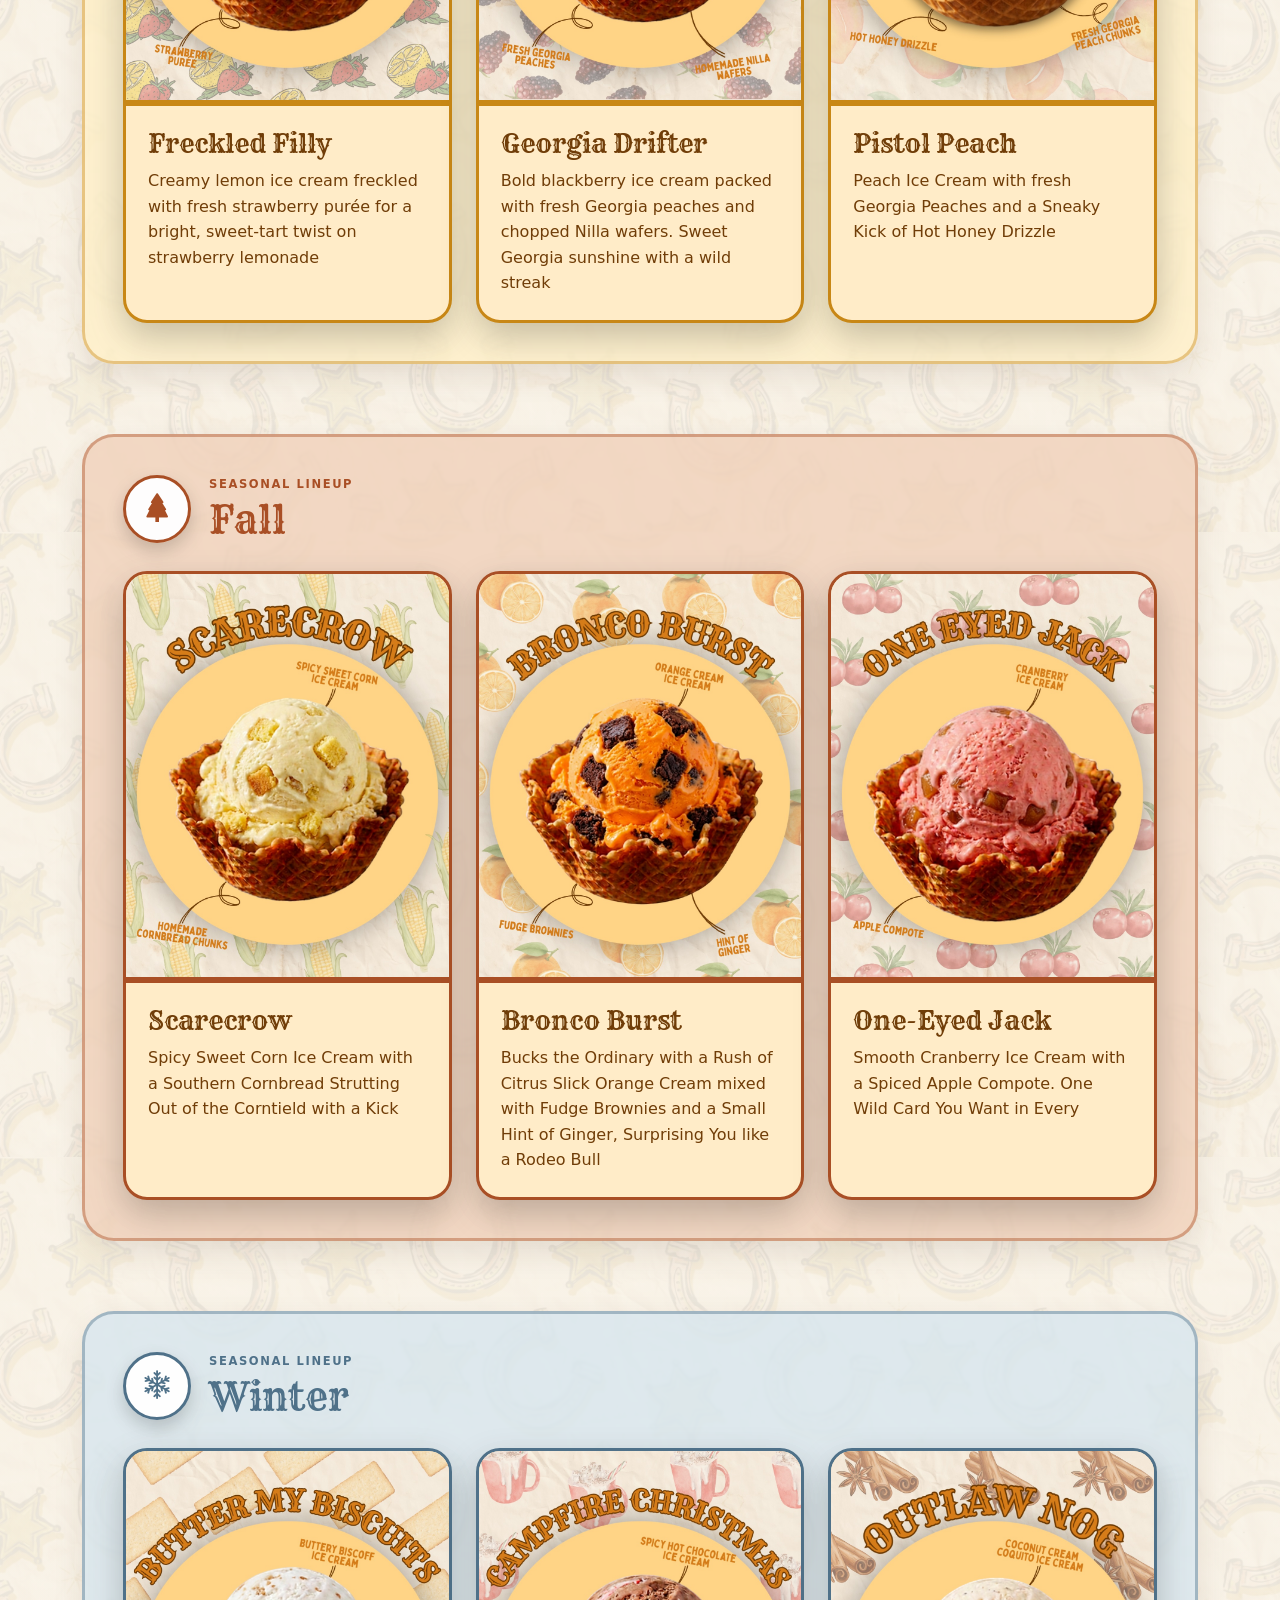
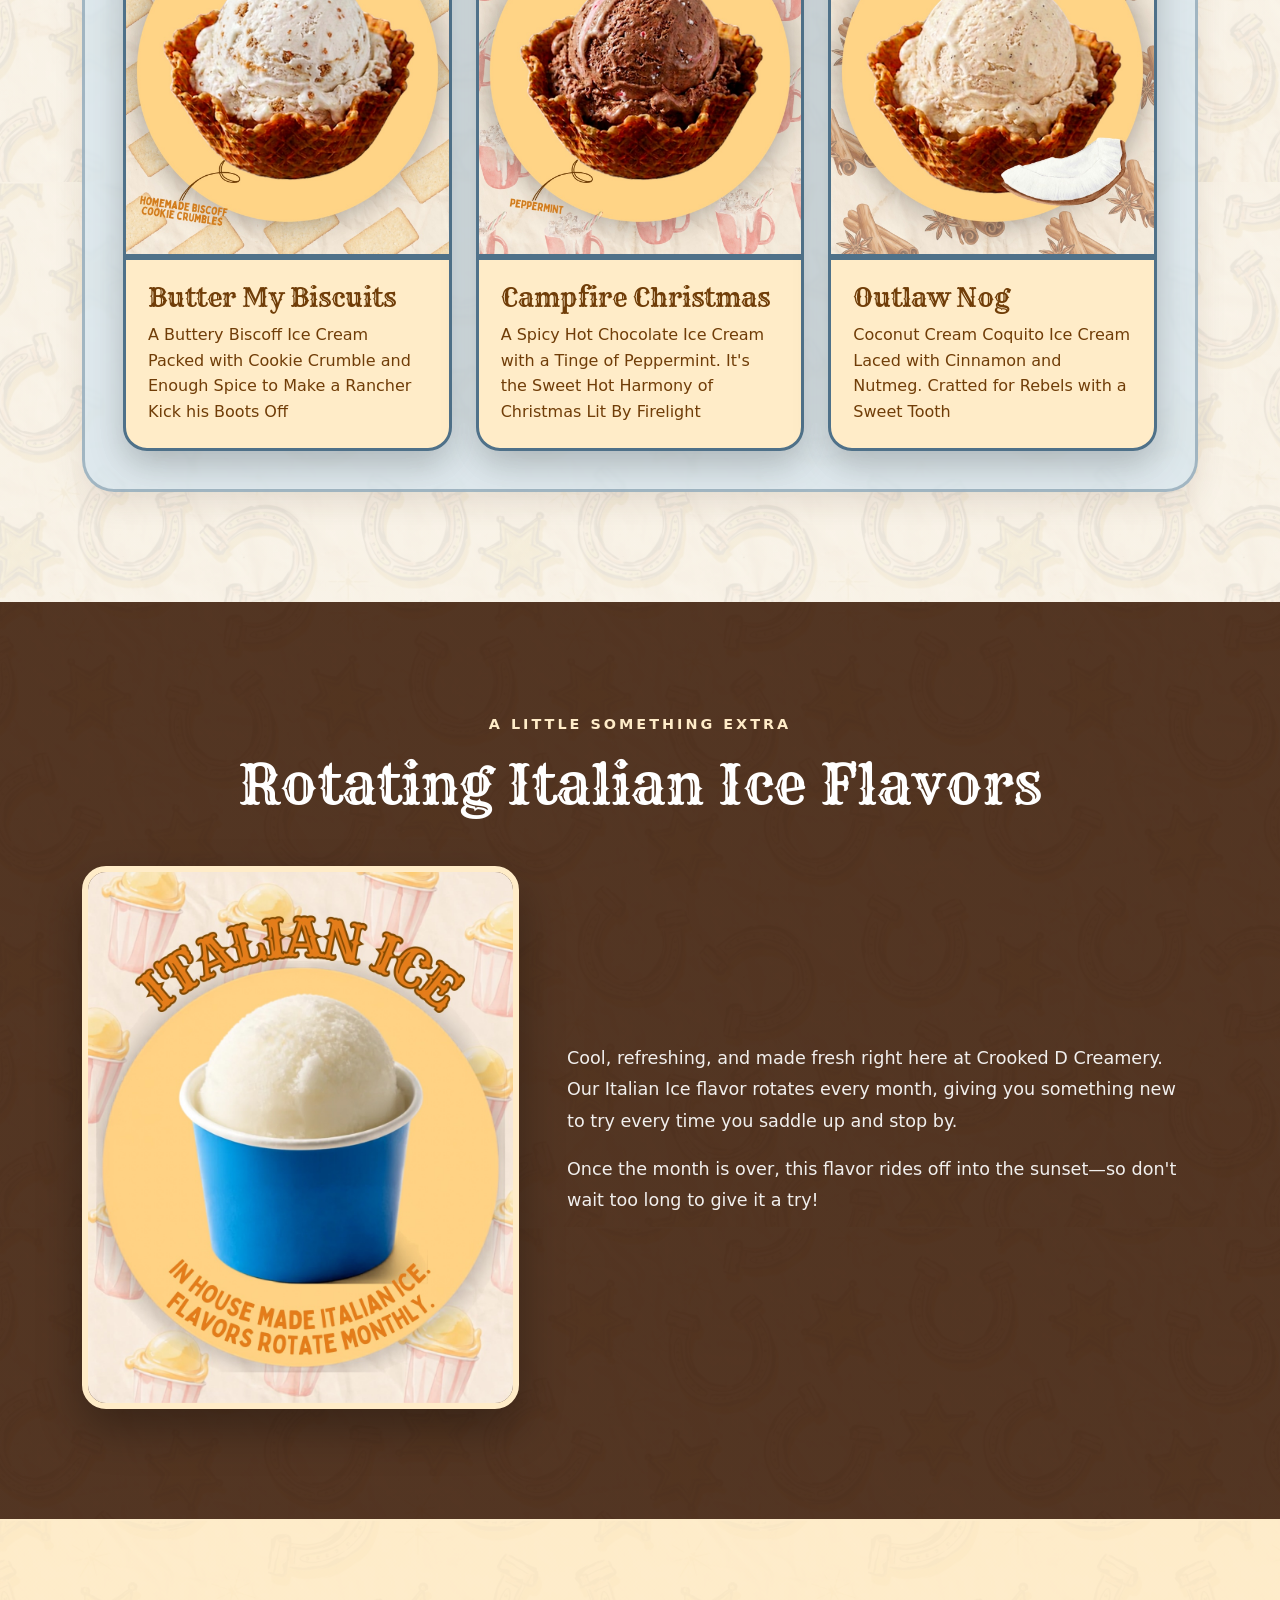
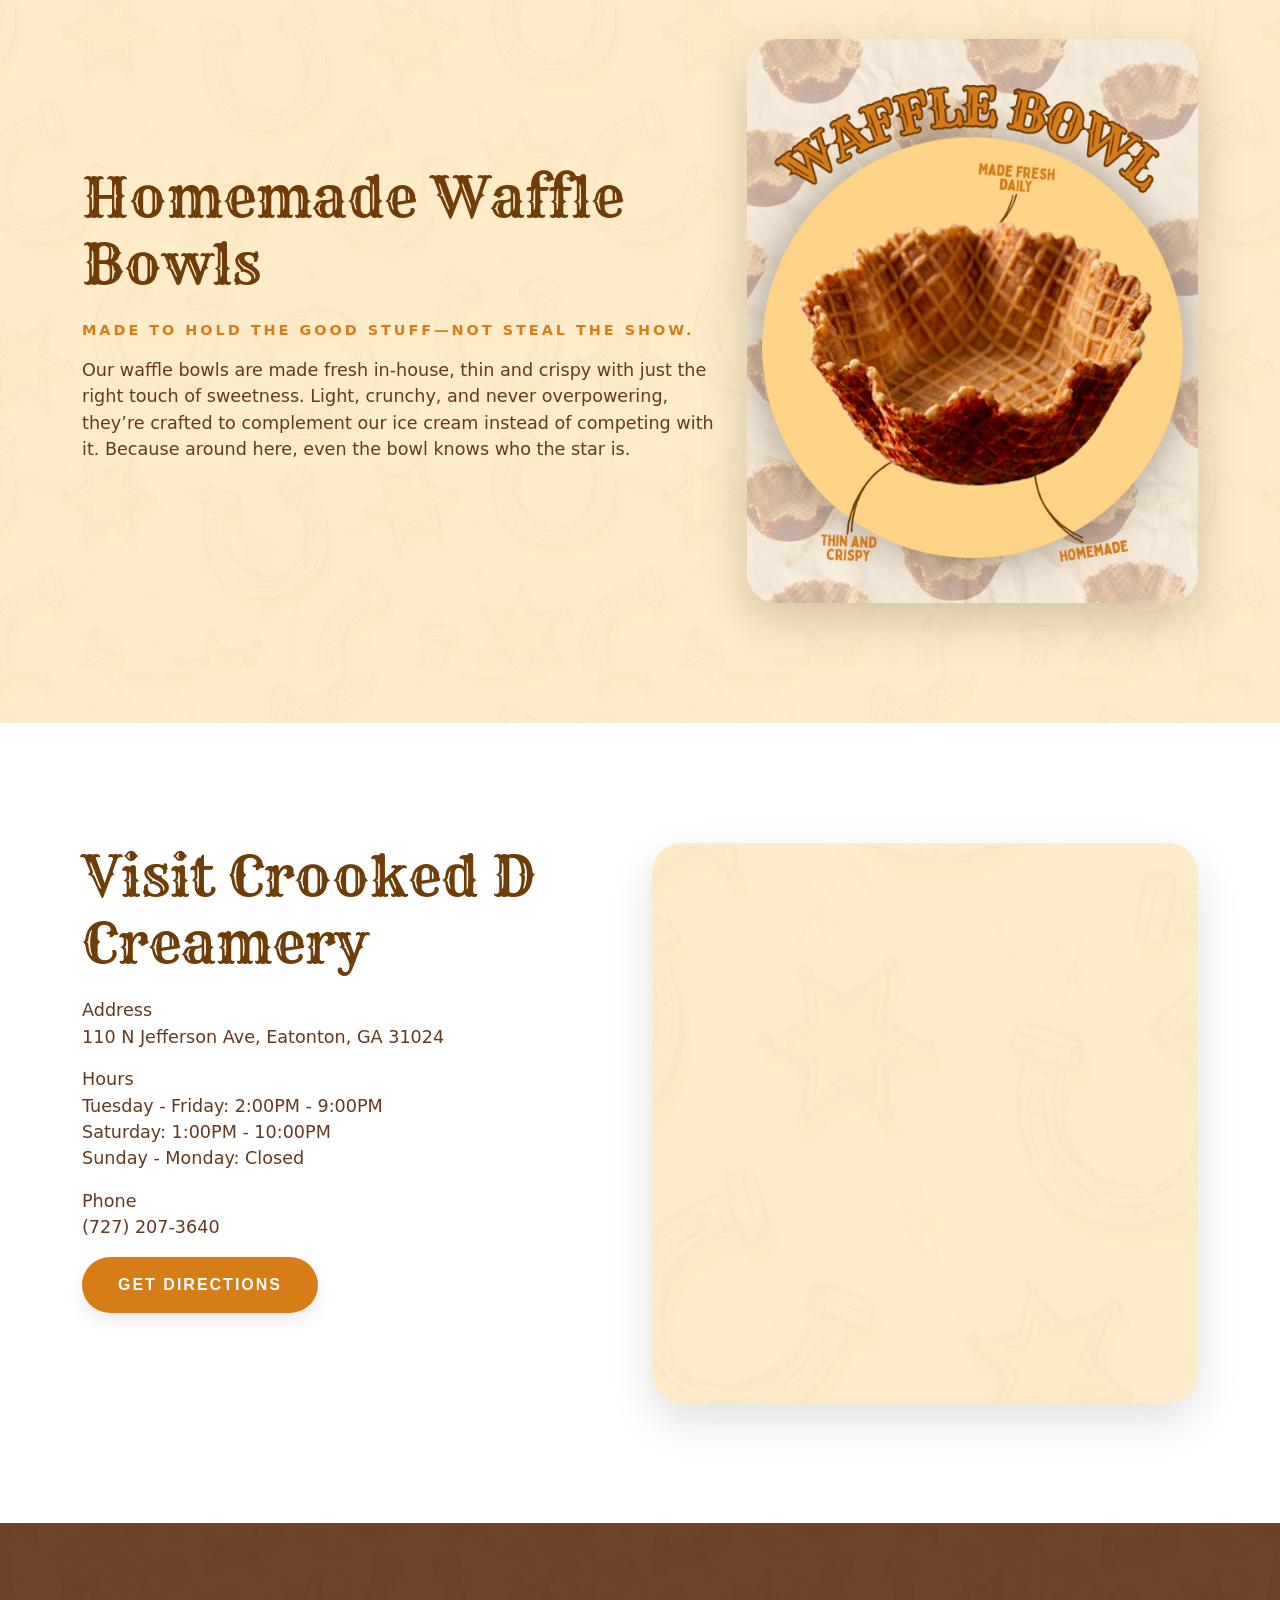
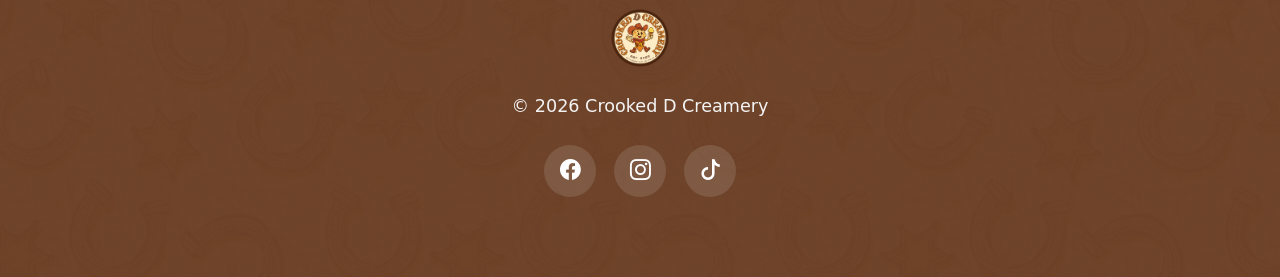
<file: flavors.html>
<!DOCTYPE html>
<html lang="en">

<head>

    <meta charset="UTF-8">

    <meta name="viewport"
          content="width=device-width, initial-scale=1.0">

    <title>Crooked D Creamery | Our Flavors</title>

    <meta name="description"
          content="Explore the handcrafted ice cream flavors of Crooked D Creamery, including our regular and seasonal flavors.">

    <!-- ========================================= -->
    <!-- BOOTSTRAP -->
    <!-- ========================================= -->

    <link href="https://cdn.jsdelivr.net/npm/bootstrap@5.3.7/dist/css/bootstrap.min.css"
          rel="stylesheet">

    <!-- ========================================= -->
    <!-- BOOTSTRAP ICONS -->
    <!-- ========================================= -->

    <link rel="stylesheet"
          href="https://cdn.jsdelivr.net/npm/bootstrap-icons@1.11.3/font/bootstrap-icons.min.css">

    <!-- ========================================= -->
    <!-- GOOGLE FONTS -->
    <!-- ========================================= -->

    <link rel="preconnect"
          href="https://fonts.googleapis.com">

    <link rel="preconnect"
          href="https://fonts.gstatic.com"
          crossorigin>

    <link href="https://fonts.googleapis.com/css2?family=Rye&display=swap"
          rel="stylesheet">

    <!-- ========================================= -->
    <!-- CUSTOM STYLES -->
    <!-- ========================================= -->

    <link rel="stylesheet"
          href="assets/css/style.css">

    <link rel="stylesheet"
          href="assets/css/components.css">

    <link rel="stylesheet"
          href="assets/css/animations.css">
    <!-- favicon -->
    <link rel="icon" 
          href="/favicon.ico">
    <link rel="shortcut icon"
          href="/favicon.ico">
    <link rel="apple-touch-icon"
          href="/assets/favicon_clean.png">
</head>

<body>


<!-- ========================================= -->
<!-- NAVIGATION -->
<!-- ========================================= -->

<nav class="navbar navbar-expand-lg fixed-top">

    <div class="container">

        <!-- Logo -->

        <a class="navbar-brand"
           href="index.html">

            <img src="assets/images/logo/logo.png"
                 alt="Crooked D Creamery"
                 height="60">

        </a>


        <!-- Mobile Toggle -->

        <button class="navbar-toggler"
                type="button"
                data-bs-toggle="collapse"
                data-bs-target="#navbar"
                aria-controls="navbar"
                aria-expanded="false"
                aria-label="Toggle navigation">

            <span class="navbar-toggler-icon"></span>

        </button>


        <!-- Navigation Links -->

        <div class="collapse navbar-collapse"
             id="navbar">

            <ul class="navbar-nav ms-auto">


                <li class="nav-item">

                    <a href="index.html"
                       class="nav-link">

                        Home

                    </a>

                </li>

                <li class="nav-item">
                    <a href="index.html#preorder-pints" class="nav-link">Pre-Order</a>
                </li>


                <li class="nav-item">

                    <a href="about.html"
                       class="nav-link">

                        About

                    </a>

                </li>


                <li class="nav-item">

                    <a href="flavors.html"
                       class="nav-link active"
                       aria-current="page">

                        Flavors

                    </a>

                </li>


                <li class="nav-item">

                    <a href="flavors.html#visit"
                       class="nav-link">

                        Visit

                    </a>

                </li>

            </ul>

        </div>

    </div>

</nav>

<!-- ========================================= -->
<!-- HERO -->
<!-- ========================================= -->

<header class="internal-hero">


    <div class="container text-center">

        <span class="hero-kicker">

            HANDCRAFTED • SMALL BATCH • EATONTON, GEORGIA

        </span>

        <h1>

            Our Flavors

        </h1>

        <p>

            From Crooked D classics to limited-time creations,
            every scoop is handcrafted with a little Southern
            hospitality.

        </p>

        <div class="hero-buttons">

            <a href="#regular-flavors"
               class="btn btn-brand btn-lg">

                Regular Flavors

            </a>

            <a href="#seasonal-flavors"
               class="btn btn-outline-light btn-lg">

                Seasonal Flavors

            </a>

        </div>

    </div>

</header>



<!-- ========================================= -->
<!-- REGULAR FLAVORS INTRO -->
<!-- ========================================= -->

<section id="regular-flavors"
         class="section pattern">

    <div class="container">


        <div class="text-center mb-5">

            <span class="section-label">

                THE CROOKED D CLASSICS

            </span>


            <h2>

                Our Regular Flavors

            </h2>


            <p class="lead mx-auto"
               style="max-width: 760px;">

                These are the flavors that have earned their
                place in the Crooked D lineup. Every batch is
                handcrafted with premium ingredients,
                real mix-ins, and a whole lot of heart.

            </p>

        </div>



        <!-- ========================================= -->
        <!-- FLAVOR GRID -->
        <!-- ========================================= -->

        <div class="row g-4 py-2-5">
            <div class="col-lg-4">
                <article class="flavor-card">
                    <img src="assets/images/flavors/big-green-tractor.jpg"
                         alt="Big Green Tractor">
                    <div class="card-body">
                        <h3>Big Green Tractor</h3>
                        <p>
                            Mint Ice Cream with Chocolate Pieces like Tires Burning through the fields
                        </p>
                    </div>
                </article>
            </div>
            <div class="col-lg-4">
                <article class="flavor-card">
                    <img src="assets/images/flavors/black-baldy.jpg"
                         alt="Black Baldy">
                    <div class="card-body">
                        <h3>Black Baldy</h3>
                        <p>
                            Sweet Cream Ice Cream with Homemade OREOS. A Rugged Classic with a Smooth Finish
                        </p>
                    </div>
                </article>
            </div>
            <div class="col-lg-4">
                <article class="flavor-card">
                    <img src="assets/images/flavors/brown-swiss.jpg"
                         alt="Brown Swiss">
                    <div class="card-body">
                        <h3>Brown Swiss</h3>
                        <p>
                            Bold and Rich Chocolate Ice Cream that Tips its Hat to old fashion Fudge
                        </p>
                    </div>
                </article>
            </div>
        </div>
        <div class="row g-4 py-2-5">
            <div class="col-lg-4">
                <article class="flavor-card">
                    <img src="assets/images/flavors/buckaroo-brownie.jpg"
                         alt="Buckaroo Brownie">
                    <div class="card-body">
                        <h3>Buckaroo Brownie</h3>
                        <p>
                            Chewy Fudge Brownie Bites Riding Through Bourbon Butter Pecan Ice Cream
                        </p>
                    </div>
                </article>
            </div>
            <div class="col-lg-4">
                <article class="flavor-card">
                    <img src="assets/images/flavors/cow-poke-crunch.jpg"
                         alt="Cow Poke Crunch">
                    <div class="card-body">
                        <h3>Cow Poke Crunch</h3>
                        <p>
                            Cowboy Up with Coffee Ice Cream and Dark Chocolate Covered Espresso Beans
                        </p>
                    </div>
                </article>
            </div>
            <div class="col-lg-4">
                <article class="flavor-card">
                    <img src="assets/images/flavors/green-baleage.jpg"
                         alt="Green Baleage">
                    <div class="card-body">
                        <h3>Green Baleage</h3>
                        <p>
                            Creamy Pistachio Ice Cream Loaded with Roasted Pistachios for a Rich Nutty flavor That's Greener Than a Fresh-cut Field After the Rain
                        </p>
                    </div>
                </article>
            </div>
        </div>
        <div class="row g-4 py-2-5">
            <div class="col-lg-4">
                <article class="flavor-card">
                    <img src="assets/images/flavors/gully-washer.jpg"
                         alt="Gully Washer">
                    <div class="card-body">
                        <h3>Gully Washer</h3>
                        <p>
                            Rich Chocolate Ice Cream with Chewy Chocolate Brownie Chunks Rolling through Every Scoop like a Storm Down a Dirt Road
                        </p>
                    </div>
                </article>
            </div>
            <div class="col-lg-4">
                <article class="flavor-card">
                    <img src="assets/images/flavors/pecan-prairie.jpg"
                         alt="Pecan Prairie">
                    <div class="card-body">
                        <h3>Pecan Prairie</h3>
                        <p>
                            Brown Butter Ice Cream and Toasted Pecans. A Slow-Churned Tribute to Wide Open Skies and a Southern Charm
                        </p>
                    </div>
                </article>
            </div>
            <div class="col-lg-4">
                <article class="flavor-card">
                    <img src="assets/images/flavors/pony-express.jpg"
                         alt="Pony Express">
                    <div class="card-body">
                        <h3>Pony Express</h3>
                        <p>
                            Creamy Cake Batter Ice Cream loaded with Homemade Cookie Dough. Fast Delivery. No Wrong Turns
                        </p>
                    </div>
                </article>
            </div>
        </div>
        <div class="row g-4 py-2-5">
            <div class="col-lg-4">
                <article class="flavor-card">
                    <img src="assets/images/flavors/red-aryshire.jpg"
                         alt="Red Aryshire">
                    <div class="card-body">
                        <h3>Red Aryshire</h3>
                        <p>
                            Smooth Strawberry Ice Cream with a Harvest of Fresh Strawberry Pieces
                        </p>
                    </div>
                </article>
            </div>
            <div class="col-lg-4">
                <article class="flavor-card">
                    <img src="assets/images/flavors/salty-saddle.jpg"
                         alt="Salty Saddle">
                    <div class="card-body">
                        <h3>Salty Saddle</h3>
                        <p>
                            Salted Caramel Ice Cream with a Sass of Chocolate Chunks
                        </p>
                    </div>
                </article>
            </div>
            <div class="col-lg-4">
                <article class="flavor-card">
                    <img src="assets/images/flavors/sweet-charolais.jpg"
                         alt="Sweet Charolais">
                    <div class="card-body">
                        <h3>Sweet Charolais</h3>
                        <p>
                            Classic and Creamy Vanilla Bean Ice Cream that Wrangles your Taste Buds
                        </p>
                    </div>
                </article>
            </div>
        </div>

    </div>

</section>



<!-- ========================================= -->
<!-- SEASONAL FLAVORS -->
<!-- ========================================= -->

<section id="seasonal-flavors"
         class="seasonal-flavors-section">

    <div class="container">

        <div class="row justify-content-center">

            <div class="col-lg-9 text-center">

                <span class="section-label">
                    LIMITED TIME
                </span>

                <h2>
                    Seasonal Flavors
                </h2>

                <p class="lead">
                    Here for a good time, not a long time.
                </p>

                <p>
                    Some flavors only ride into town for a season.
                    From fresh spring creations to cozy winter favorites,
                    our seasonal lineup gives you something new to look
                    forward to throughout the year.
                </p>

            </div>

        </div>

        <!-- ========================================= -->
        <!-- SPRING -->
        <!-- ========================================= -->

        <div class="season-group season-spring">

            <div class="season-group-heading">
                <div class="season-icon">
                    <i class="bi bi-flower1"></i>
                </div>
                <div>
                    <span class="season-kicker">SEASONAL LINEUP</span>
                    <h3>Spring</h3>
                </div>
            </div>

            <div class="row g-4">

                <div class="col-md-6">
                    <article class="season-flavor-card">
                        <img src="assets/images/flavors/desert-blossom.jpg"
                             alt="Desert Bloom seasonal ice cream flavor"
                             loading="lazy">
                        <div class="season-flavor-card-body">
                            <h4>Desert Bloom</h4>
                            <p>Smooth Lavender Ice Cream with a Hint of Hot Honey. Filled with Homemade Honeycomb Crisp for a Sweet Crackle in Every Bite</p>
                        </div>
                    </article>
                </div>

                <div class="col-md-6">
                    <article class="season-flavor-card">
                        <img src="assets/images/flavors/chuck-wagon-custard.jpg"
                             alt="Chuck Wagon Custard seasonal ice cream flavor"
                             loading="lazy">
                        <div class="season-flavor-card-body">
                            <h4>Chuck Wagon Custard</h4>
                            <p>Banana Pudding Ice Cream, Packed with Chunks of fresh Bananas and Homemade Nilla Wafers. Sweet as the Sunset on the Range</p>
                        </div>
                    </article>
                </div>

            </div>

        </div>

        <!-- ========================================= -->
        <!-- SUMMER -->
        <!-- ========================================= -->

        <div class="season-group season-summer">

            <div class="season-group-heading">
                <div class="season-icon">
                    <i class="bi bi-sun-fill"></i>
                </div>
                <div>
                    <span class="season-kicker">SEASONAL LINEUP</span>
                    <h3>Summer</h3>
                </div>
            </div>

            <div class="row g-4">

                <div class="col-md-6 col-lg-4">
                    <article class="season-flavor-card">
                        <img src="assets/images/flavors/golden-guernsey.jpg"
                             alt="Golden Guernsey seasonal ice cream flavor"
                             loading="lazy">
                        <div class="season-flavor-card-body">
                            <h4>Golden Guernsey</h4>
                            <p>fresh Lemon Custard Ice Cream Churned Rich and Creamy with Bright Lemon flavor and a Silky Finish that's as Golden as its NameSake</p>
                        </div>
                    </article>
                </div>

                <div class="col-md-6 col-lg-4">
                    <article class="season-flavor-card">
                        <img src="assets/images/flavors/blue-ridge.jpg"
                             alt="Blue Ridge seasonal ice cream flavor"
                             loading="lazy">
                        <div class="season-flavor-card-body">
                            <h4>Blue Ridge</h4>
                            <p>Lemon Ice Cream with a Fresh Blueberry Compote it is like a Taste of Summer right at the Ridge Tops</p>
                        </div>
                    </article>
                </div>

                <div class="col-md-6 col-lg-4">
                    <article class="season-flavor-card">
                        <img src="assets/images/flavors/red-roan.jpg"
                             alt="Red Roan seasonal ice cream flavor"
                             loading="lazy">
                        <div class="season-flavor-card-body">
                            <h4>Red Roan</h4>
                            <p>Rich almond custard loaded with tart sour cherries and toasted almonds. Creamy and sweet with just enough sour streak to show a little wild side</p>
                        </div>
                    </article>
                </div>

                <div class="col-md-6 col-lg-4">
                    <article class="season-flavor-card">
                        <img src="assets/images/flavors/freckled-filly.jpg"
                             alt="Freckled Filly seasonal ice cream flavor"
                             loading="lazy">
                        <div class="season-flavor-card-body">
                            <h4>Freckled Filly</h4>
                            <p>Creamy lemon ice cream freckled with fresh strawberry purée for a bright, sweet-tart twist on strawberry lemonade</p>
                        </div>
                    </article>
                </div>

                <div class="col-md-6 col-lg-4">
                    <article class="season-flavor-card">
                        <img src="assets/images/flavors/georgia-drifter.jpg"
                             alt="Georgia Drifter seasonal ice cream flavor"
                             loading="lazy">
                        <div class="season-flavor-card-body">
                            <h4>Georgia Drifter</h4>
                            <p>Bold blackberry ice cream packed with fresh Georgia peaches and chopped Nilla wafers. Sweet Georgia sunshine with a wild streak</p>
                        </div>
                    </article>
                </div>

                <div class="col-md-6 col-lg-4">
                    <article class="season-flavor-card">
                        <img src="assets/images/flavors/pistol-peach.jpg"
                             alt="Pistol Peach seasonal ice cream flavor"
                             loading="lazy">
                        <div class="season-flavor-card-body">
                            <h4>Pistol Peach</h4>
                            <p>Peach Ice Cream with fresh Georgia Peaches and a Sneaky Kick of Hot Honey Drizzle</p>
                        </div>
                    </article>
                </div>

            </div>

        </div>

        <!-- ========================================= -->
        <!-- FALL -->
        <!-- ========================================= -->

        <div class="season-group season-fall">

            <div class="season-group-heading">
                <div class="season-icon">
                    <i class="bi bi-tree-fill"></i>
                </div>
                <div>
                    <span class="season-kicker">SEASONAL LINEUP</span>
                    <h3>Fall</h3>
                </div>
            </div>

            <div class="row g-4">

                <div class="col-md-6 col-lg-4">
                    <article class="season-flavor-card">
                        <img src="assets/images/flavors/scarecrow.jpg"
                             alt="Scarecrow seasonal ice cream flavor"
                             loading="lazy">
                        <div class="season-flavor-card-body">
                            <h4>Scarecrow</h4>
                            <p>Spicy Sweet Corn Ice Cream with a Southern Cornbread Strutting Out of the Corntield with a Kick</p>
                        </div>
                    </article>
                </div>

                <div class="col-md-6 col-lg-4">
                    <article class="season-flavor-card">
                        <img src="assets/images/flavors/bronco-burst.jpg"
                             alt="Bronco Burst seasonal ice cream flavor"
                             loading="lazy">
                        <div class="season-flavor-card-body">
                            <h4>Bronco Burst</h4>
                            <p>Bucks the Ordinary with a Rush of Citrus Slick Orange Cream mixed with Fudge Brownies and a Small Hint of Ginger, Surprising You like a Rodeo Bull</p>
                        </div>
                    </article>
                </div>

                <div class="col-md-6 col-lg-4">
                    <article class="season-flavor-card">
                        <img src="assets/images/flavors/one-eyed-jack.jpg"
                             alt="One-Eyed Jack seasonal ice cream flavor"
                             loading="lazy">
                        <div class="season-flavor-card-body">
                            <h4>One-Eyed Jack</h4>
                            <p>Smooth Cranberry Ice Cream with a Spiced Apple Compote. One Wild Card You Want in Every</p>
                        </div>
                    </article>
                </div>

            </div>

        </div>

        <!-- ========================================= -->
        <!-- WINTER -->
        <!-- ========================================= -->

        <div class="season-group season-winter">

            <div class="season-group-heading">
                <div class="season-icon">
                    <i class="bi bi-snow2"></i>
                </div>
                <div>
                    <span class="season-kicker">SEASONAL LINEUP</span>
                    <h3>Winter</h3>
                </div>
            </div>

            <div class="row g-4">

                <div class="col-md-6 col-lg-4">
                    <article class="season-flavor-card">
                        <img src="assets/images/flavors/butter-my-biscuits.jpg"
                             alt="Butter My Biscuits seasonal ice cream flavor"
                             loading="lazy">
                        <div class="season-flavor-card-body">
                            <h4>Butter My Biscuits</h4>
                            <p>A Buttery Biscoff Ice Cream Packed with Cookie Crumble and Enough Spice to Make a Rancher Kick his Boots Off</p>
                        </div>
                    </article>
                </div>

                <div class="col-md-6 col-lg-4">
                    <article class="season-flavor-card">
                        <img src="assets/images/flavors/campfire-christmas.jpg"
                             alt="Campfire Christmas seasonal ice cream flavor"
                             loading="lazy">
                        <div class="season-flavor-card-body">
                            <h4>Campfire Christmas</h4>
                            <p>A Spicy Hot Chocolate Ice Cream with a Tinge of Peppermint. It's the Sweet Hot Harmony of Christmas Lit By Firelight</p>
                        </div>
                    </article>
                </div>

                <div class="col-md-6 col-lg-4">
                    <article class="season-flavor-card">
                        <img src="assets/images/flavors/outlaw-nog.jpg"
                             alt="Outlaw Nog seasonal ice cream flavor"
                             loading="lazy">
                        <div class="season-flavor-card-body">
                            <h4>Outlaw Nog</h4>
                            <p>Coconut Cream Coquito Ice Cream Laced with Cinnamon and Nutmeg. Cratted for Rebels with a Sweet Tooth</p>
                        </div>
                    </article>
                </div>

            </div>

        </div>

    </div>

</section>

<!-- ========================================= -->
<!-- MONTHLY ITALIAN ICE -->
<!-- ========================================= -->
<section id="italian-ice" class="italian-ice-section">
    <div class="container">
        <div class="text-center mb-5">
            <span class="section-label">
                A LITTLE SOMETHING EXTRA
            </span>
            <h2>
                Rotating Italian Ice Flavors
            </h2>
        </div>
        <div class="row align-items-center g-5">
            <!-- IMAGE -->
            <div class="col-lg-5">
                <div class="italian-ice-image">
                    <img src="assets/images/flavors/italian-ice.jpg"
                         class="img-fluid"
                         alt="Crooked D Creamery Monthly Italian Ice">
                </div>
            </div>
            <!-- CONTENT -->
            <div class="col-lg-7">
                <p>
                    Cool, refreshing, and made fresh right here at
                    Crooked D Creamery. Our Italian Ice flavor rotates every
                    month, giving you something new to try every time
                    you saddle up and stop by.
                </p>
                <p>
                    Once the month is over, this flavor rides off into
                    the sunset—so don't wait too long to give it a try!
                </p>
            </div>
        </div>
    </div>
</section>
<!-- ========================================= -->
<!-- WAFFLE BOWLS -->
<!-- ========================================= -->
<section id="waffle-bowls"
         class="section pattern">
    <div class="container">
        <div class="row align-items-center gy-5">
            
            <div class="col-lg-7">
                <h2>
                    Homemade Waffle Bowls
                </h2>
                <span class="section-label">
                    Made to hold the good stuff—not steal the show.
                </span>
                <p>
                    Our waffle bowls are made fresh in-house, thin and crispy with just the right touch of sweetness. Light, crunchy, and never overpowering, they’re crafted to complement our ice cream instead of competing with it. Because around here, even the bowl knows who the star is.
                </p>
            </div>
            <div class="col-lg-5">
                <img src="assets/images/waffle-bowl.jpg"
                     class="img-fluid rounded-5 shadow-lg"
                     alt="Crooked D">
            </div>
        </div>
    </div>
</section>
<!-- ========================================= -->
<!-- VISIT -->
<!-- ========================================= -->
<section id="visit"
class="section">
<div class="container">
<div class="row">
<div class="col-lg-6">
<h2>Visit Crooked D Creamery</h2>
<p>Address<br />
110 N Jefferson Ave, Eatonton, GA 31024</p>
<p>Hours <br/>
Tuesday - Friday: 2:00PM - 9:00PM<br />
Saturday: 1:00PM - 10:00PM<br />
Sunday - Monday: Closed</p>
<p>Phone <br/>
(727) 207-3640</p>
<a class="btn btn-brand" href="https://maps.app.goo.gl/Vj5PKZUKwccWT2Jv7" target="_blank">
Get Directions
</a>
</div>
<div class="col-lg-6">
<div class="map-placeholder">
<iframe src="https://www.google.com/maps/embed?pb=!1m18!1m12!1m3!1d3333.681615634045!2d-83.3886416!3d33.3271382!2m3!1f0!2f0!3f0!3m2!1i1024!2i768!4f13.1!3m3!1m2!1s0x88f6977e17ff07a9%3A0x8d64ed9445baa7df!2sCrooked%20D%20Creamery!5e0!3m2!1sen!2sus!4v1784734141862!5m2!1sen!2sus" class="responsive-iframe" style="border:0;" allowfullscreen="" loading="lazy" referrerpolicy="strict-origin-when-cross-origin"></iframe>
</div>
</div>
</div>
</section>

<!-- ========================================= -->
<!-- FOOTER -->
<!-- ========================================= -->

<footer>

    <div class="container text-center">


        <a href="index.html"><img src="assets/images/logo/logo.png"
             height="70"
             alt="Crooked D Creamery Logo"
             class="d-inline">
        </a>


        <p>

            © <span class="current-year"></span> Crooked D Creamery

        </p>


        <div class="social-links">


            <a href="https://www.facebook.com/p/Crooked-D-Creamery-61577781920355/"
               target="_blank"
               rel="noopener noreferrer"
               aria-label="Facebook">

                <i class="bi bi-facebook"></i>

            </a>


            <a href="https://www.instagram.com/crooked_d_creamery/"
               target="_blank"
               rel="noopener noreferrer"
               aria-label="Instagram">

                <i class="bi bi-instagram"></i>

            </a>


            <a href="https://www.tiktok.com/@crooked_d_creamery"
               target="_blank"
               rel="noopener noreferrer"
               aria-label="TikTok">

                <i class="bi bi-tiktok"></i>

            </a>


        </div>

    </div>

</footer>



<!-- ========================================= -->
<!-- BOOTSTRAP JAVASCRIPT -->
<!-- ========================================= -->

<script src="https://cdn.jsdelivr.net/npm/bootstrap@5.3.7/dist/js/bootstrap.bundle.min.js"></script>


<!-- ========================================= -->
<!-- SITE JAVASCRIPT -->
<!-- ========================================= -->

<script src="assets/js/main.js"></script>


</body>

</html>
</file>
<file: assets/css/style.css>
/*==================================================
 CROOKED D CREAMERY
 Main Stylesheet
==================================================*/

:root {
    --cream: #FFECC8;
    --gold: #FFD486;
    --orange: #D77D18;
    --brown: #703D08;
    --coffee: #66391F;
    --white: #ffffff;
    --radius: 24px;
    --shadow-sm: 0 8px 18px rgba(0,0,0,.08);
    --shadow: 0 18px 45px rgba(0,0,0,.12);
    --transition: .35s ease;
}

/* RESET & GLOBAL */
*, *::before, *::after {
    margin: 0;
    padding: 0;
    box-sizing: border-box;
}

html { scroll-behavior: smooth; }

body {
    background:
        linear-gradient(rgba(255,255,255,.75), rgba(255,255,255,.75)),
        url("../images/background/western-pattern.jpg");
    background-repeat: repeat;
    background-size: 650px;
    background-attachment: fixed;
    max-width: 2500px;
    margin: 0 auto;
}

img {
    max-width: 100%;
    display: block;
}

a { text-decoration: none; }

section {
    position: relative;
    padding: 120px 0;
}

.container {
    position: relative;
    z-index: 5;
}

.rounded-5 { border-radius: 30px !important; }

.py-2-5 {
    padding-top: 12px;
    padding-bottom: 12px;
}

/* TYPOGRAPHY */
h1, h2, h3 {
    font-family: "Rye", serif;
    color: var(--brown);
}

h1 {
    font-size: clamp(3rem, 8vw, 6rem);
    line-height: 1.05;
}

h2 {
    font-size: clamp(2.2rem, 5vw, 3.5rem);
    margin-bottom: 20px;
}

h3 { font-size: 1.5rem; }

p {
    color: var(--coffee);
    font-size: 1.1rem;
}

.section-label {
    display: inline-block;
    margin-bottom: 15px;
    text-transform: uppercase;
    letter-spacing: 3px;
    color: var(--orange);
    font-size: .9rem;
    font-weight: 700;
}

/* NAVIGATION */
.navbar {
    padding: 20px 0;
    transition: .4s;
    background: transparent;
}

.navbar.scrolled {
    background: rgba(102,57,31,.95);
    backdrop-filter: blur(14px);
    padding: 12px 0;
    box-shadow: var(--shadow);
    max-width: 2500px;
    margin: 0 auto;
}

.navbar-brand img { height: 65px; }

.nav-link {
    color: white !important;
    text-transform: uppercase;
    font-size: .9rem;
    letter-spacing: 2px;
    margin-left: 22px;
    transition: var(--transition);
}

.nav-link:hover { color: var(--gold) !important; }

.nav-link.active { color: var(--gold) !important; }

/* White mobile navbar toggle */
.navbar-toggler {
    border-color: rgba(255, 255, 255, 0.7);
}

.navbar-toggler-icon {
    filter: brightness(0) invert(1);
}

.navbar-toggler:focus {
    box-shadow: 0 0 0 0.15rem rgba(255, 255, 255, 0.25);
}

/* HERO */
.hero {
    position: relative;
    height: 100vh;
    min-height: 850px;
    display: flex;
    align-items: center;
    justify-content: center;
    overflow: hidden;
    padding-top: 110px;
    padding-bottom: 80px;
    background: url("../images/hero.jpeg") center center / cover no-repeat;
}

.hero::before {
    content: "";
    position: absolute;
    inset: 0;
    background: linear-gradient(rgba(40,20,10,.45), rgba(20,10,5,.55));
}

.hero-content {
    position: relative;
    z-index: 2;
    max-width: 850px;
    text-align: center;
    color: white;
}

.hero-content h1 {
    color: white;
    margin-bottom: 30px;
    text-shadow: 0 8px 30px rgba(0,0,0,.35);
}

.hero-content p {
    color: white;
    font-size: 1.3rem;
    max-width: 700px;
    margin: auto;
}

.hero-kicker {
    display: inline-block;
    margin-bottom: 25px;
    color: var(--gold);
    text-transform: uppercase;
    letter-spacing: 4px;
    font-size: .85rem;
    padding-top: 75px;
}

.hero-buttons {
    margin-top: 45px;
    display: flex;
    gap: 20px;
    justify-content: center;
    flex-wrap: wrap;
}

.scroll-indicator {
    position: absolute;
    bottom: 40px;
    left: 50%;
    transform: translateX(-50%);
    color: white;
    font-size: 2rem;
    animation: bounce 2.5s infinite;
    z-index: 3;
}

@keyframes bounce {
    0%,20%,50%,80%,100% { transform: translate(-50%,0); }
    40% { transform: translate(-50%,-12px); }
    60% { transform: translate(-50%,-6px); }
}

/* PATTERN */
.pattern {
    background:
        linear-gradient(rgba(255,236,200,.90), rgba(255,236,200,.90)),
        url("../images/background/western-pattern.jpg");
    background-repeat: repeat;
    background-size: 600px;
}

/* INTERIOR HERO */
.internal-hero {
    min-height: 610px;
    display: flex;
    align-items: center;
    justify-content: center;
    text-align: center;
    color: white;
    position: relative;
    background:
        linear-gradient(rgba(70,40,20,.65), rgba(70,40,20,.65));
    background-size: cover;
    background-position: center;
}

.internal-hero h1 {
    color: white;
    text-shadow: 0 5px 25px rgba(0,0,0,.4);
}

.internal-hero p {
    color: #fff;
    max-width: 700px;
    margin: auto;
}

/* ABOUT / FEATURE CONTENT */
.feature-card {
    background: rgba(255,255,255,.96);
    border-radius: 28px;
    padding: 45px 35px;
    box-shadow: 0 15px 40px rgba(0,0,0,.08);
    transition: .35s;
    height: 100%;
}

.feature-card:hover {
    transform: translateY(-10px);
    box-shadow: 0 25px 60px rgba(0,0,0,.12);
}

.feature-card i {
    color: var(--orange);
    font-size: 3.5rem;
    margin-bottom: 20px;
}

.feature-card h3 { margin-bottom: 18px; }

.mission-banner {
    background: var(--coffee);
    color: white;
    padding: 120px 0;
}

.mission-banner h2 { color: var(--cream); }

.mission-divider {
    width: 120px;
    margin: 40px auto;
    border: 2px solid rgba(255,255,255,.35);
}

.mission-text {
    max-width: 760px;
    margin: auto;
    font-size: 1.15rem;
}

.quote-box {
    background: var(--cream);
    padding: 50px;
    border-radius: 30px;
    border-left: 8px solid var(--orange);
    box-shadow: 0 20px 45px rgba(0,0,0,.08);
}

.quote-box i { color: var(--orange); }

.quote-box p {
    font-size: 1.3rem;
    line-height: 1.8;
    margin-top: 20px;
}

.about-cta {
    background:
        linear-gradient(rgba(102,57,31,.90), rgba(102,57,31,.90)),
        url("../images/background/western-pattern.jpg");
    background-size: 500px;
    color: white;
}

.about-cta h2, .about-cta h3 { color: var(--cream); }
.about-cta p { color: rgba(255,255,255,.92); }
.about-cta .btn-outline-light { border: 2px solid white; }
.about-cta .btn-outline-light:hover { background: white; color: var(--coffee); }

#about img {
    border-radius: 32px;
    box-shadow: var(--shadow);
}

/* FOOTER */
footer {
    background:
        linear-gradient(rgba(102,57,31,.94), rgba(102,57,31,.94)),
        url("../images/background/western-pattern.jpg");
    background-size: 450px;
    color: white;
    padding: 80px 0;
}

footer p {
    color: #f3f3f3;
    margin: 20px 0;
}

.social-links {
    display: flex;
    justify-content: center;
    gap: 18px;
    margin-top: 25px;
}

.social-links a {
    width: 52px;
    height: 52px;
    border-radius: 50%;
    display: flex;
    align-items: center;
    justify-content: center;
    background: rgba(255,255,255,.12);
    color: white;
    font-size: 1.3rem;
    transition: var(--transition);
}

.social-links a:hover {
    background: var(--orange);
    transform: translateY(-5px);
}

/* FLAVORS */
.flavor-card {
    background: white;
    border-radius: 32px;
    overflow: hidden;
    box-shadow: var(--shadow-sm);
    transition: var(--transition);
    height: 100%;
}

.flavor-card:hover {
    transform: translateY(-12px);
    box-shadow: var(--shadow);
}

.flavor-card img {
    width: 100%;
    object-fit: cover;
    transition: transform .6s ease;
}

.flavor-card:hover img { transform: scale(1.08); }

.flavor-card .card-body { padding: 30px; }
.flavor-card h3 { margin-bottom: 10px; }
.flavor-card p { margin-bottom: 0; }

/* SEASONAL FLAVORS */
.seasonal-flavors-section {
    padding: 110px 0;
    color: var(--brown);
    background:
        linear-gradient(rgba(250,246,236,.72), rgba(250,246,236,.72)),
        url("../images/background/western-pattern.jpg");
    background-size: 500px;
    background-repeat: repeat;
}

.seasonal-flavors-section h2 { color: var(--brown); }
.seasonal-flavors-section .section-label { color: var(--brown); }

.seasonal-flavors-section .lead {
    font-size: 1.4rem;
    font-weight: 600;
    color: var(--brown);
}

.seasonal-flavors-section > .container > .row:first-child p {
    max-width: 760px;
    margin-left: auto;
    margin-right: auto;
    color: var(--brown);
}

.season-group {
    margin-top: 70px;
    padding: 38px;
    border-radius: 32px;
    background: color-mix(in srgb, var(--season-backdrop) 78%, transparent);
    border: 3px solid color-mix(in srgb, var(--season-color) 42%, transparent);
    box-shadow: 0 12px 30px rgba(73,42,23,.10);
    backdrop-filter: blur(1px);
}

.season-spring { --season-color: #64844f; --season-backdrop: #dfead5; }
.season-summer { --season-color: #c88716; --season-backdrop: #fff0c7; }
.season-fall { --season-color: #a94f25; --season-backdrop: #f0d0b9; }
.season-winter { --season-color: #4f7189; --season-backdrop: #d7e6ef; }

.season-group-heading {
    display: flex;
    align-items: center;
    gap: 18px;
    margin-bottom: 28px;
    color: var(--season-color);
}

.season-group-heading .season-icon {
    display: flex;
    align-items: center;
    justify-content: center;
    width: 68px;
    height: 68px;
    flex-shrink: 0;
    border: 3px solid currentColor;
    border-radius: 50%;
    background: rgba(255,255,255,.96);
    box-shadow: 0 8px 18px rgba(0,0,0,.18);
}

.season-group-heading .season-icon i {
    font-size: 1.8rem;
    color: currentColor;
}

.season-group-heading h3 {
    margin: 0;
    color: var(--season-color);
    font-size: 2.35rem;
}

.season-kicker {
    display: block;
    margin-bottom: 3px;
    color: var(--season-color);
    font-size: .72rem;
    font-weight: 700;
    letter-spacing: .14em;
}

.season-flavor-card {
    height: 100%;
    overflow: hidden;
    border: 3px solid var(--season-color);
    border-radius: var(--radius);
    background: var(--cream);
    box-shadow: 0 14px 35px rgba(0,0,0,.22);
    transition: var(--transition);
}

.season-flavor-card:hover {
    transform: translateY(-7px);
    box-shadow: 0 20px 45px rgba(0,0,0,.30);
}

.season-flavor-card img {
    display: block;
    width: 100%;
    aspect-ratio: 4 / 5;
    object-fit: cover;
}

.season-flavor-card-body {
    padding: 22px 22px 24px;
    border-top: 6px solid var(--season-color);
}

.season-flavor-card-body h4 {
    margin: 0 0 8px;
    color: var(--brown);
    font-family: "Rye", serif;
    font-size: 1.65rem;
}

.season-flavor-card-body p {
    margin: 0;
    color: var(--brown);
    font-size: 1rem;
    line-height: 1.6;
}

/* =========================================
   MONTHLY ITALIAN ICE
========================================= */
.italian-ice-section {
    padding: 110px 0;
    color: white;
    background:
        linear-gradient(
            rgba(73, 42, 23, .94),
            rgba(73, 42, 23, .94)
        ),
        url("../images/background/western-pattern.jpg");
    background-size: 500px;
    background-repeat: repeat;
}

.italian-ice-section h2 {
    color: white;
}

.italian-ice-section .section-label {
    color: var(--cream);
}

.italian-ice-section .lead {
    margin-top: 8px;
    font-size: 1.35rem;
    font-weight: 600;
    color: white;
}

.italian-ice-section p {
    color: rgba(255,255,255,.92);
    line-height: 1.8;
}

/* IMAGE */
.italian-ice-image {
    overflow: hidden;
    border: 6px solid var(--cream);
    border-radius: 24px;
    box-shadow: 0 20px 45px rgba(0,0,0,.30);
}

.italian-ice-image img {
    width: 100%;
    display: block;
    transition: transform .4s ease;
}

.italian-ice-image:hover img {
    transform: scale(1.02);
}

/* MONTHLY FLAVOR */
.italian-ice-badge {
    display: inline-block;
    margin-bottom: 15px;
    padding: 7px 16px;
    border-radius: 50px;
    background: var(--orange);
    color: white;
    font-size: .75rem;
    font-weight: 700;
    letter-spacing: .12em;
}

.italian-ice-section h3 {
    margin-bottom: 20px;
    color: var(--cream);
    font-size: 2.5rem;
}

.italian-ice-section .btn {
    margin-top: 15px;
}

/* WAFFLE BOWLS */
.waffle-bowls { background: var(--cream); }
.waffle-bowls h2 { margin-bottom: 20px; }

.waffle-bowl-image img {
    width: 100%;
    display: block;
    object-fit: cover;
}

/* RESPONSIVE */
@media (min-width: 1400px) {
    .container { max-width: 1320px; }
    .hero-content { max-width: 900px; }
}

@media (max-width: 1200px) {
    .hero h1 { font-size: 4.5rem; }
    section { padding: 100px 0; }
}

@media (max-width: 992px) {
    .navbar-brand img { height: 55px; }
    .navbar { background: rgba(102,57,31,.95); }
    .hero { min-height: 700px; text-align: center; }
    .hero-content { max-width: 700px; }
    .hero-buttons { justify-content: center; }
    h1 { font-size: 4rem; }
    h2 { font-size: 2.5rem; }
    section { padding: 90px 0; }
    #visit { text-align: center;}
    #visit .btn-brand { margin-bottom: 15px;}
}

@media (max-width: 768px) {
    body { font-size: 16px; }
    .hero {
        min-height: 650px;
        padding-top: 120px;
    }
    .hero h1 { font-size: 3.25rem; }
    .hero p { font-size: 1.1rem; }
    .hero-buttons {
        flex-direction: column;
        align-items: center;
    }
    .btn-brand, .btn-outline-light {
        width: 100%;
        max-width: 320px;
    }
    section { padding: 75px 0; }
    .flavor-card { margin-bottom: 30px; }
    footer { text-align: center; }

    .seasonal-flavors-section { padding: 80px 0; }
    .season-group { margin-top: 55px; }
    .season-group-heading { margin-bottom: 22px; }
    .season-group-heading h3 { font-size: 2rem; }
    .season-group-heading .season-icon {
        width: 58px;
        height: 58px;
    }
    .season-flavor-card-body { padding: 20px; }
}

@media (max-width: 576px) {
    .hero { min-height: 600px; }
    .hero h1 { font-size: 2.6rem; }
    .hero p { font-size: 1rem; }
    .hero-buttons { gap: 15px; }
    .navbar-brand img { height: 45px; }
    section { padding: 60px 0; }
    .container {
        padding-left: 20px;
        padding-right: 20px;
    }
    .flavor-card .card-body { padding: 24px; }
    .hero-buttons .btn { width: 100%; }
}

@media (max-width: 400px) {
    .hero h1 { font-size: 2.2rem; }
    .hero p { font-size: .95rem; }
    .btn-brand, .btn-outline-light {
        padding: 14px 22px;
        font-size: .85rem;
    }
    .section-label { letter-spacing: 2px; }
    h2 { font-size: 2rem; }
}

/* BACK TO TOP */
.back-to-top {
    position: fixed;
    bottom: 30px;
    right: 30px;
    width: 55px;
    height: 55px;
    border: none;
    border-radius: 50%;
    background: var(--orange);
    color: white;
    font-size: 24px;
    cursor: pointer;
    opacity: 0;
    visibility: hidden;
    transition: .35s;
    box-shadow: 0 12px 30px rgba(0,0,0,.25);
    z-index: 999;
}

.back-to-top:hover {
    transform: translateY(-4px);
    background: var(--brown);
}

.back-to-top.show {
    opacity: 1;
    visibility: visible;
}


/* PRE-ORDER PINTS */
.preorder-section {
    padding: 95px 0;
    background: linear-gradient(rgba(255,236,200,.94), rgba(255,236,200,.94)), url("../images/background/western-pattern.jpg");
    background-size: auto, 520px;
    background-repeat: repeat;
}
.preorder-card {
    position: relative; display: grid; grid-template-columns: 1.2fr .8fr; align-items: center;
    min-height: 390px; overflow: hidden; border: 3px solid var(--brown); border-radius: 28px;
    background: #fffaf0; box-shadow: 0 18px 45px rgba(70,39,16,.16);
}
.preorder-copy { position: relative; z-index: 2; padding: clamp(35px, 6vw, 75px); }
.preorder-copy h2 { margin-bottom: 18px; }
.preorder-copy p { max-width: 590px; margin-bottom: 28px; line-height: 1.7; }
.preorder-button { display: inline-flex; align-items: center; gap: 12px; padding: 14px 26px; }
.preorder-note { display: block; margin-top: 16px; color: var(--coffee); font-size: .9rem; font-weight: 600; letter-spacing: .5px; }
.preorder-art {
    position: relative; align-self: stretch; min-height: 390px; display: flex; align-items: center;
    justify-content: center; overflow: hidden;
    background: radial-gradient(circle at 50% 45%, rgba(255,212,134,.85), transparent 48%),
                repeating-linear-gradient(135deg, rgba(112,61,8,.07) 0 2px, transparent 2px 13px), #f0d6a6;
}
.preorder-art::before, .preorder-art::after { content: ""; position: absolute; width: 270px; height: 270px; border: 2px solid rgba(112,61,8,.22); border-radius: 50%; }
.preorder-art::after { width: 320px; height: 320px; }
.preorder-stamp {
    position: relative; z-index: 1; width: 220px; height: 220px; display: flex; flex-direction: column;
    align-items: center; justify-content: center; border: 5px double var(--brown); border-radius: 50%;
    color: var(--brown); background: rgba(255,236,200,.9); text-align: center; transform: rotate(-8deg);
    box-shadow: 0 12px 25px rgba(70,39,16,.15);
}
.preorder-stamp span { font-size: .68rem; font-weight: 800; letter-spacing: 2px; }
.preorder-stamp strong { margin: 8px 0; font-family: "Rye", serif; font-size: 2.15rem; line-height: 1.05; }
.preorder-snowflake { position: absolute; right: 13%; top: 15%; color: rgba(112,61,8,.45); font-size: 2.6rem; }
@media (max-width: 767.98px) {
    .preorder-section { padding: 65px 0; }
    .preorder-card { grid-template-columns: 1fr; }
    .preorder-copy { padding: 38px 27px; text-align: center; }
    .preorder-copy p { font-size: 1rem; }
    .preorder-art { min-height: 245px; }
    .preorder-stamp { width: 175px; height: 175px; }
    .preorder-stamp strong { font-size: 1.7rem; }
}


.preorder-deadline {
    display: flex;
    align-items: flex-start;
    gap: 14px;
    padding: 16px 18px;
    margin: 22px 0;
    background: #f8f1e5;
    border: 1px solid #c9a46a;
    border-left: 4px solid #a77b3e;
    border-radius: 8px;
    color: #493a2b;
}

.preorder-deadline > i {
    font-size: 1.5rem;
    color: #a77b3e;
    flex-shrink: 0;
    margin-top: 2px;
}

.preorder-deadline div {
    display: flex;
    flex-direction: column;
    gap: 5px;
}

.preorder-deadline strong {
    font-size: 0.8rem;
    letter-spacing: 1.2px;
}

.preorder-deadline span {
    font-weight: 700;
}

.preorder-deadline small {
    font-size: 0.85rem;
    line-height: 1.5;
}
</file>
<file: assets/css/components.css>
/*==================================================
 CROOKED D CREAMERY
 COMPONENTS
==================================================*/

/* BUTTONS */
.btn-brand {
    display: inline-flex;
    align-items: center;
    justify-content: center;
    padding: 16px 36px;
    background: var(--orange);
    color: var(--white);
    border: none;
    border-radius: 999px;
    font-family: sans-serif;
    text-transform: uppercase;
    letter-spacing: 2px;
    font-weight: 700;
    box-shadow: var(--shadow-sm);
    transition: var(--transition);
}

.btn-brand:hover {
    background: var(--brown);
    color: var(--white);
    transform: translateY(-4px);
    box-shadow: var(--shadow);
    overflow: hidden;
}

.btn-outline-light {
    border: 2px solid rgba(255,255,255,.85);
    border-radius: 999px;
    padding: 16px 36px;
    letter-spacing: 2px;
    text-transform: uppercase;
    transition: var(--transition);
}

.btn-outline-light:hover {
    background: white;
    color: var(--brown);
}

/* WHY CROOKED D */
.why { background: var(--gold); }

.why .bi {
    font-size: 3rem;
    color: var(--orange);
    margin-bottom: 20px;
    display: inline-block;
}

.why h4 {
    color: var(--brown);
    margin-bottom: 10px;
}

.why .col-md-3 { padding: 30px; }

/* MAP */
.map-placeholder {
    height: 560px;
    min-height: 560px;
    border-radius: 30px;
    background:
        linear-gradient(rgba(255,236,200,.90), rgba(255,236,200,.90)),
        url("../images/background/western-pattern.jpg");
    display: flex;
    align-items: center;
    justify-content: center;
    font-size: 1.3rem;
    color: var(--brown);
    box-shadow: var(--shadow);
}


/* Google Maps */
.map-placeholder .responsive-iframe {
    width: 95%;
    height: 95%;
    display: block;
}

@media (max-width: 991.98px) {
    .map-placeholder {
        height: 500px;
        min-height: 500px;
    }
}

@media (max-width: 575.98px) {
    .map-placeholder {
        height: 400px;
        min-height: 400px;
    }
}
</file>
<file: assets/css/animations.css>
/*==================================================
 CROOKED D CREAMERY
 ANIMATIONS
==================================================*/

* {
    transition:
        color .25s ease,
        background-color .25s ease,
        border-color .25s ease,
        box-shadow .35s ease,
        transform .35s ease;
}

/* HERO */
.hero { overflow: hidden; }

.hero::after {
    content: "";
    position: absolute;
    inset: 0;
    background: inherit;
    background-size: cover;
    background-position: center;
    animation: heroZoom 22s ease-in-out infinite alternate;
    z-index: -2;
}

@keyframes heroZoom {
    from { transform: scale(1); }
    to { transform: scale(1.08); }
}

.hero-kicker { animation: fadeUp .8s ease .2s both; }
.hero h1 { animation: fadeUp 1s ease .4s both; }
.hero p { animation: fadeUp 1s ease .7s both; }
.hero-buttons { animation: fadeUp 1s ease .9s both; }

@keyframes fadeUp {
    from {
        opacity: 0;
        transform: translateY(40px);
    }
    to {
        opacity: 1;
        transform: translateY(0);
    }
}

/* BUTTON HOVER */
.btn-brand {
    position: relative;
    overflow: hidden;
}

.btn-brand::before {
    content: "";
    position: absolute;
    width: 0;
    height: 100%;
    left: 0;
    top: 0;
    background: rgba(255,255,255,.15);
    transition: .45s;
}

.btn-brand:hover::before { width: 100%; }

/* ICON HOVER */
.why .bi {
    transition: transform .35s ease, color .35s ease;
}

.why .col-md-3:hover .bi {
    transform: scale(1.18) rotate(-5deg);
    color: var(--brown);
}

/* SOCIAL ICONS */
.social-links a {
    transition: transform .35s ease, background .35s ease;
}

.social-links a:hover {
    transform: translateY(-5px) scale(1.08);
}

/* PAGE LOAD */
body { animation: pageLoad .8s ease; }

@keyframes pageLoad {
    from { opacity: 0; }
    to { opacity: 1; }
}

/* ACCESSIBILITY */
@media (prefers-reduced-motion: reduce) {
    *, *::before, *::after {
        animation: none !important;
        transition: none !important;
        scroll-behavior: auto !important;
    }
}
</file>
